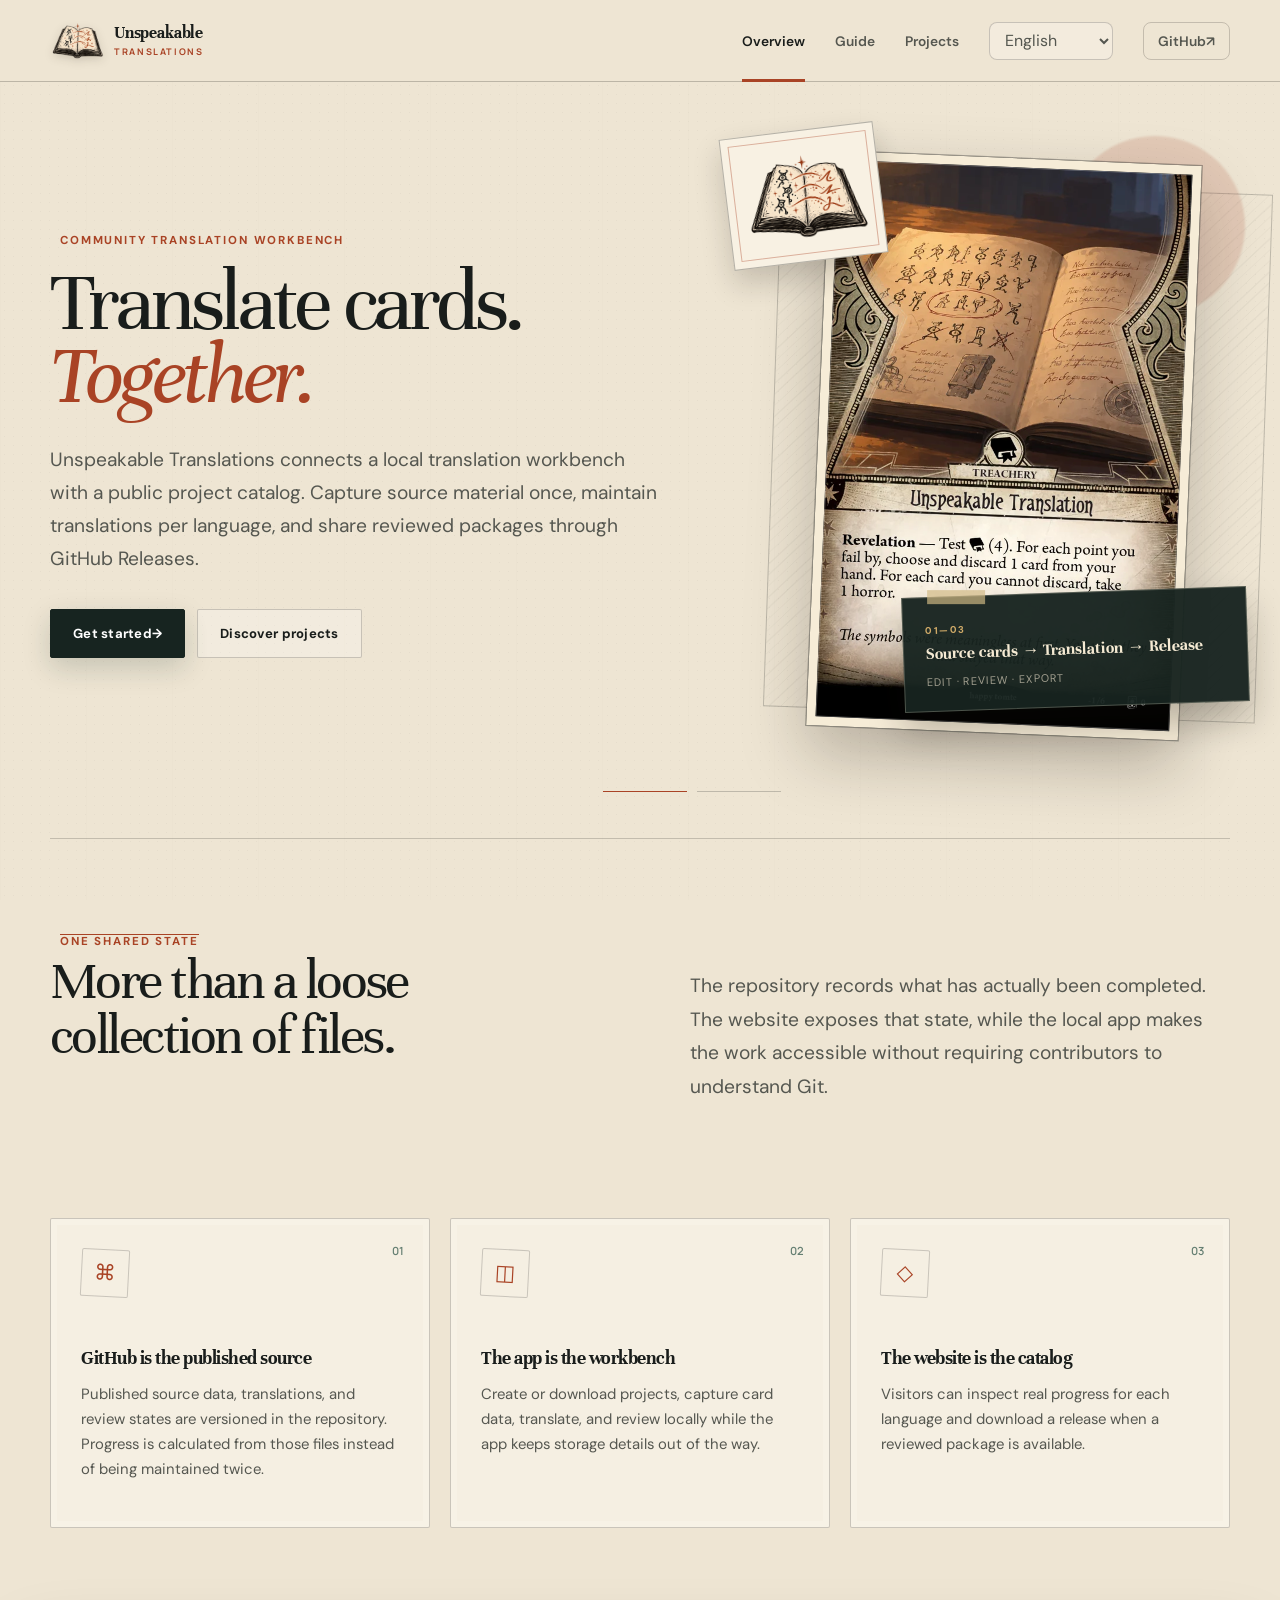
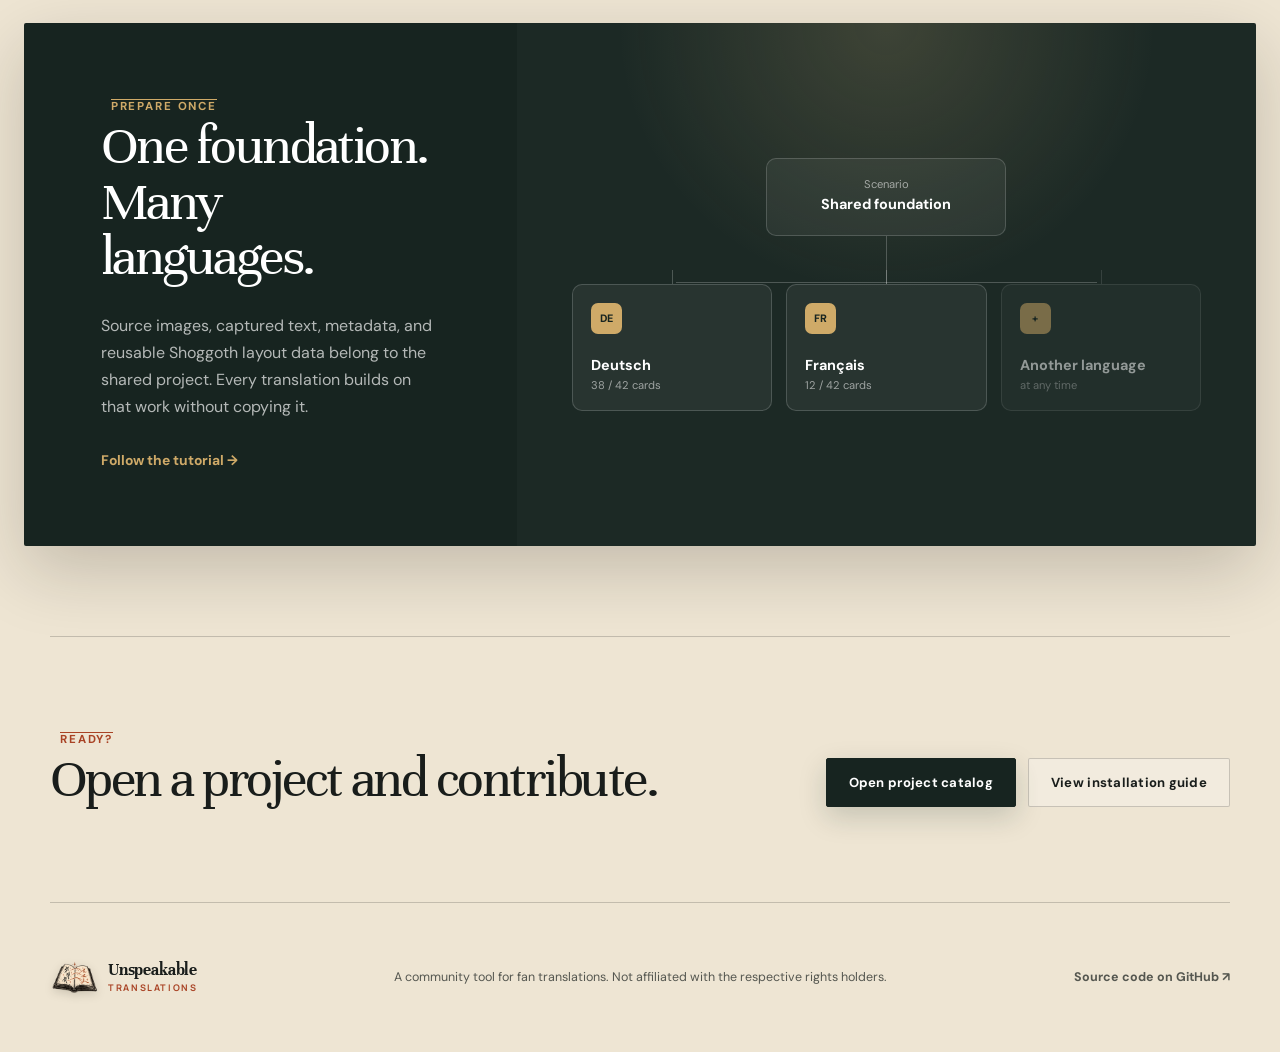
<file: docs/index.html>
<!doctype html>
<html lang="en">
<head>
  <meta charset="utf-8">
  <meta name="viewport" content="width=device-width, initial-scale=1">
  <meta name="description" data-i18n-content="home.meta" content="Unspeakable Translations is a local workbench and public catalog for collaboratively translated fan projects.">
  <title data-i18n-title="home.title">Unspeakable Translations · Translate, review, share</title>
  <link rel="icon" href="favicon.svg" type="image/svg+xml">
  <link rel="stylesheet" href="site.css">
  <script src="site.js" defer></script>
</head>
<body data-page="home">
  <a class="skip-link" href="#content" data-i18n="common.skip">Skip to content</a>
  <header class="site-header">
    <a class="brand" href="index.html" aria-label="Unspeakable Translations home" data-i18n-aria="common.home_label">
      <img class="brand-mark" src="assets/brand/unspeakable-mark.png" alt="" width="54" height="45">
      <!-- <img class="textlogo" src="assets/brand/textlogo.png" alt="" > -->
      <span class="brand-name"><strong>Unspeakable</strong><small>Translations</small></span>
    </a>
    <button class="nav-toggle" type="button" aria-expanded="false" aria-controls="site-nav" data-i18n="common.menu">Menu</button>
    <nav id="site-nav" class="site-nav" aria-label="Main navigation" data-i18n-aria="common.nav_label">
      <a href="index.html" data-nav="home" data-i18n="common.overview">Overview</a>
      <a href="guide.html" data-nav="guide" data-i18n="common.guide">Guide</a>
      <a href="projects.html" data-nav="projects" data-i18n="common.projects">Projects</a>
      <label class="site-language">
        <span class="visually-hidden" data-i18n="common.language">Language</span>
        <select data-language-select aria-label="Language" data-i18n-aria="common.language">
          <option value="en">English</option>
          <option value="de">Deutsch</option>
        </select>
      </label>
      <a class="nav-github" href="https://github.com/" data-repository-link>GitHub <span aria-hidden="true">↗</span></a>
    </nav>
  </header>

  <main id="content">
    <section class="hero shell">
      <div class="hero-copy">
        <p class="eyebrow"><span></span> Community Translation Workbench</p>
        <h1 data-i18n-html="home.hero_title">Translate cards.<br><em>Together.</em></h1>
        <p class="hero-lead" data-i18n="home.hero_lead">Unspeakable Translations connects a local translation workbench with a public project catalog. Capture source material once, maintain translations per language, and share reviewed packages through GitHub Releases.</p>
        <div class="button-row">
          <a class="button button-primary" href="guide.html"><span data-i18n="home.get_started">Get started</span> <span aria-hidden="true">→</span></a>
          <a class="button button-secondary" href="projects.html" data-i18n="home.discover">Discover projects</a>
        </div>
      </div>
      <div class="hero-visual" aria-label="From source cards to a reviewed translation" data-i18n-aria="home.process_label">
        <div class="hero-seal" aria-hidden="true"><img src="assets/brand/unspeakable-mark.png" alt=""></div>
        <figure class="hero-card">
          <img src="assets/brand/unspeakable-card.webp" alt="Unspeakable Translation card showing an annotated book full of mysterious glyphs" width="680" height="947">
        </figure>
        <div class="translation-note">
          <span class="note-index">01—03</span>
          <p><strong data-i18n="home.process_source">Source cards</strong><span aria-hidden="true"> → </span><strong data-i18n="home.process_translation">Translation</strong><span aria-hidden="true"> → </span><strong data-i18n="home.process_release">Release</strong></p>
          <small data-i18n="home.process_translation_detail">Edit · review · export</small>
        </div>
      </div>
    </section>

    <section class="section shell intro-grid" aria-labelledby="why-title">
      <div>
        <p class="eyebrow"><span></span> <span data-i18n="home.shared_state">One shared state</span></p>
        <h2 id="why-title" data-i18n="home.why_title">More than a loose collection of files.</h2>
      </div>
      <div class="prose large-prose">
        <p data-i18n="home.why_text">The repository records what has actually been completed. The website exposes that state, while the local app makes the work accessible without requiring contributors to understand Git.</p>
      </div>
    </section>

    <section class="section shell pillars" aria-label="The three parts of the project" data-i18n-aria="home.pillars_label">
      <article class="pillar">
        <span class="pillar-number">01</span>
        <div class="pillar-icon" aria-hidden="true">⌘</div>
        <h3 data-i18n="home.pillar_repository_title">GitHub is the published source</h3>
        <p data-i18n="home.pillar_repository_text">Published source data, translations, and review states are versioned in the repository. Progress is calculated from those files instead of being maintained twice.</p>
      </article>
      <article class="pillar">
        <span class="pillar-number">02</span>
        <div class="pillar-icon" aria-hidden="true">◫</div>
        <h3 data-i18n="home.pillar_app_title">The app is the workbench</h3>
        <p data-i18n="home.pillar_app_text">Create or download projects, capture card data, translate, and review locally while the app keeps storage details out of the way.</p>
      </article>
      <article class="pillar">
        <span class="pillar-number">03</span>
        <div class="pillar-icon" aria-hidden="true">◇</div>
        <h3 data-i18n="home.pillar_site_title">The website is the catalog</h3>
        <p data-i18n="home.pillar_site_text">Visitors can inspect real progress for each language and download a release when a reviewed package is available.</p>
      </article>
    </section>

    <section class="section shell split-panel">
      <div class="split-panel-copy">
        <p class="eyebrow light"><span></span> <span data-i18n="home.prepare_once">Prepare once</span></p>
        <h2 data-i18n-html="home.one_base_title">One foundation.<br>Many languages.</h2>
        <p data-i18n="home.one_base_text">Source images, captured text, metadata, and reusable Shoggoth layout data belong to the shared project. Every translation builds on that work without copying it.</p>
        <a class="text-link" href="guide.html#original-data"><span data-i18n="home.understand_model">Follow the tutorial</span> <span aria-hidden="true">→</span></a>
      </div>
      <div class="dependency-map" aria-label="Project structure" data-i18n-aria="home.map_label">
        <div class="map-node map-root"><small data-i18n="home.map_scenario">Scenario</small><strong data-i18n="home.map_base">Shared foundation</strong></div>
        <div class="map-line"></div>
        <div class="map-branches">
          <div class="map-node"><span>DE</span><strong>Deutsch</strong><small data-i18n="home.map_example_one">38 / 42 cards</small></div>
          <div class="map-node"><span>FR</span><strong>Français</strong><small data-i18n="home.map_example_two">12 / 42 cards</small></div>
          <div class="map-node muted"><span>+</span><strong data-i18n="home.map_more">Another language</strong><small data-i18n="home.map_anytime">at any time</small></div>
        </div>
      </div>
    </section>

    <section class="section shell cta-panel">
      <div>
        <p class="eyebrow"><span></span> <span data-i18n="home.ready">Ready?</span></p>
        <h2 data-i18n="home.cta_title">Open a project and contribute.</h2>
      </div>
      <div class="button-row">
        <a class="button button-primary" href="projects.html" data-i18n="home.open_catalog">Open project catalog</a>
        <a class="button button-secondary" href="guide.html" data-i18n="home.view_installation">View installation guide</a>
      </div>
    </section>
  </main>

  <footer class="site-footer shell">
    <div class="brand footer-brand"><img class="brand-mark" src="assets/brand/unspeakable-mark.png" alt="" width="54" height="45"><span class="brand-name"><strong>Unspeakable</strong><small>Translations</small></span></div>
    <p data-i18n="common.disclaimer">A community tool for fan translations. Not affiliated with the respective rights holders.</p>
    <a href="https://github.com/" data-repository-link><span data-i18n="common.source">Source code on GitHub</span> <span aria-hidden="true">↗</span></a>
  </footer>
</body>
</html>
</file>
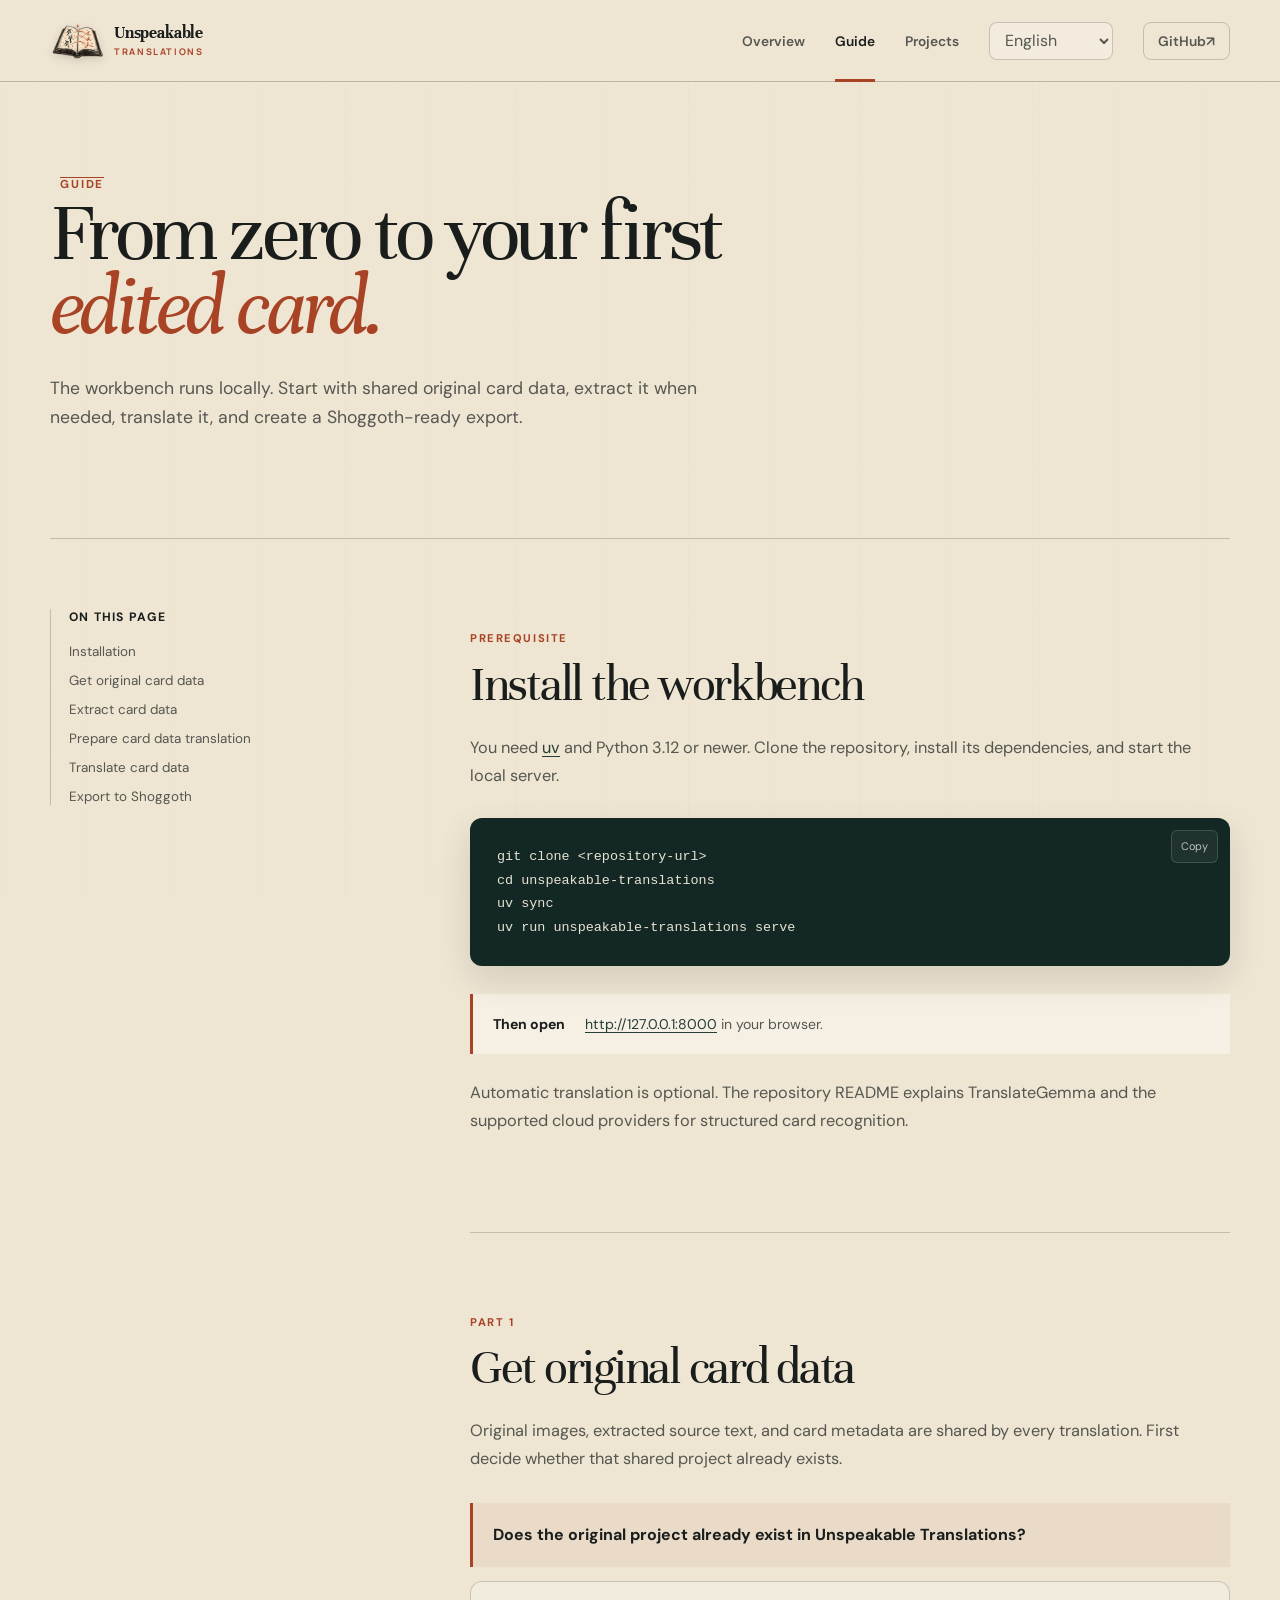
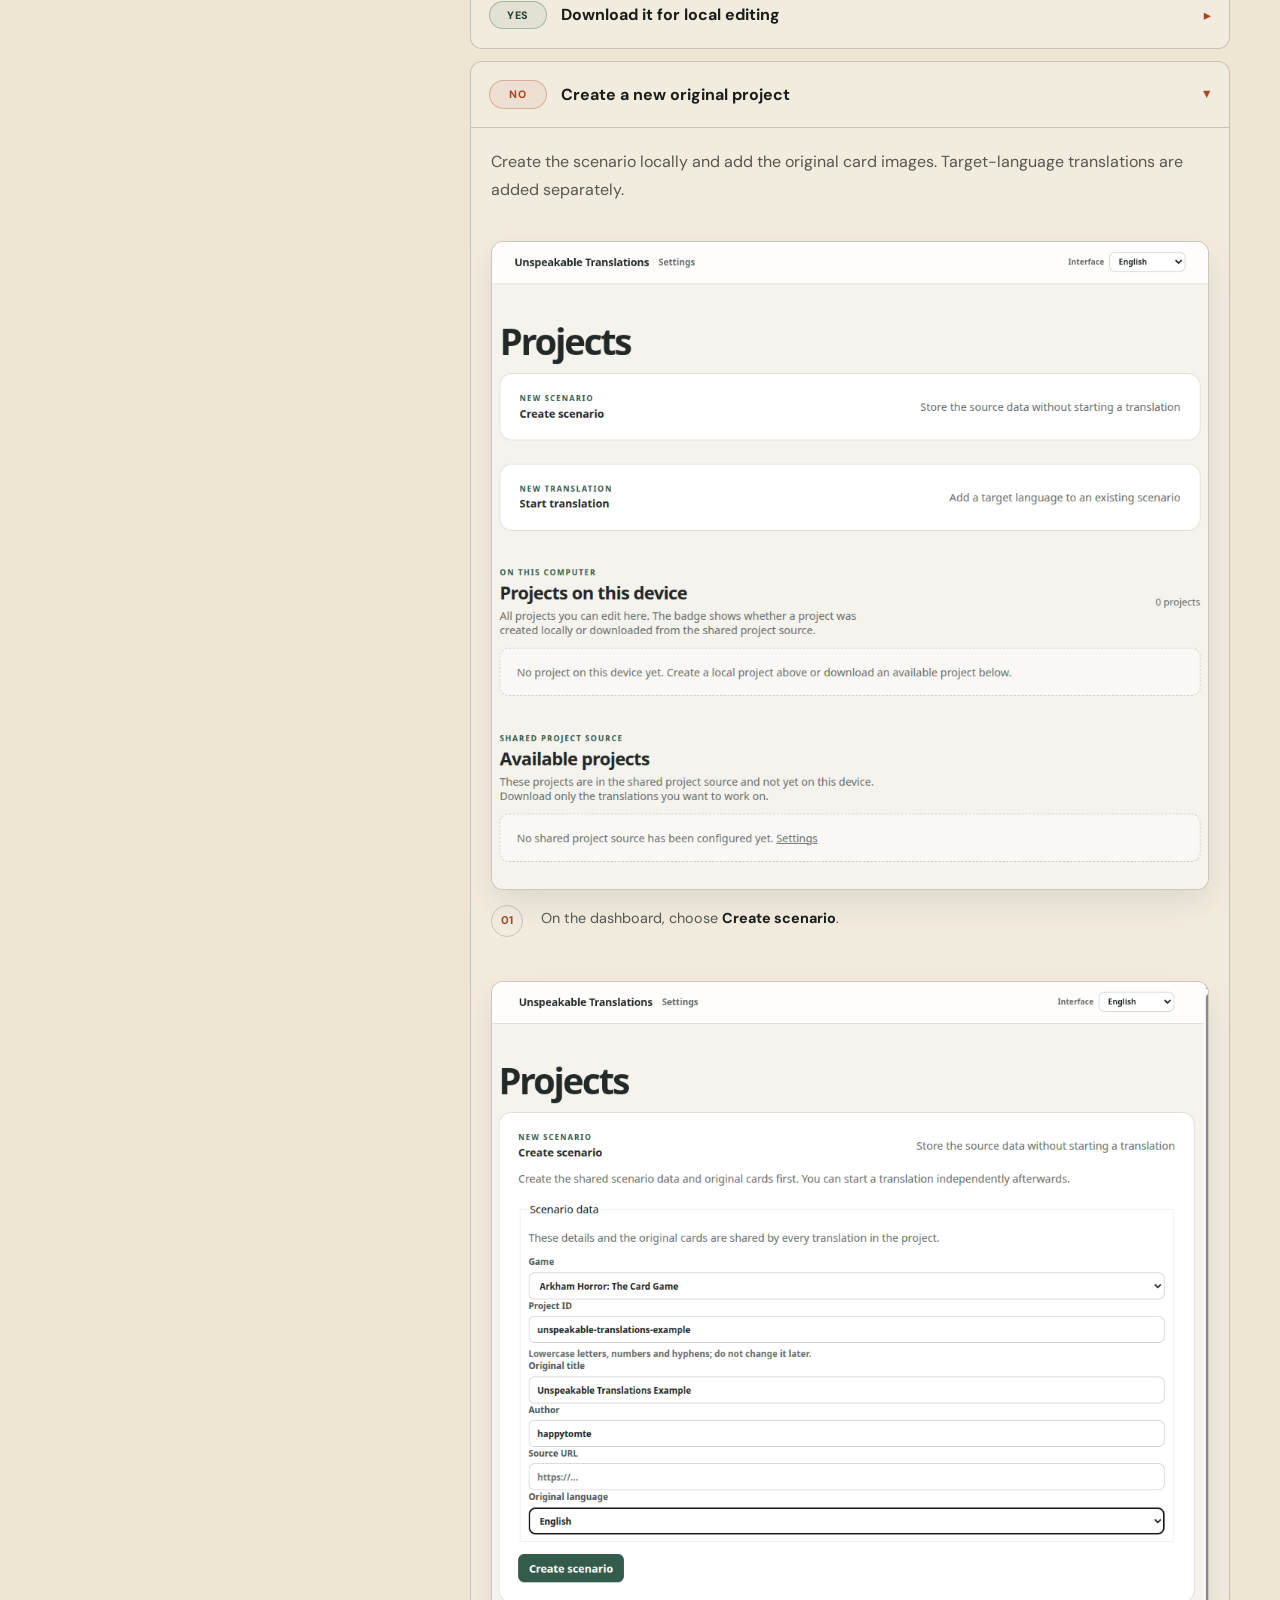
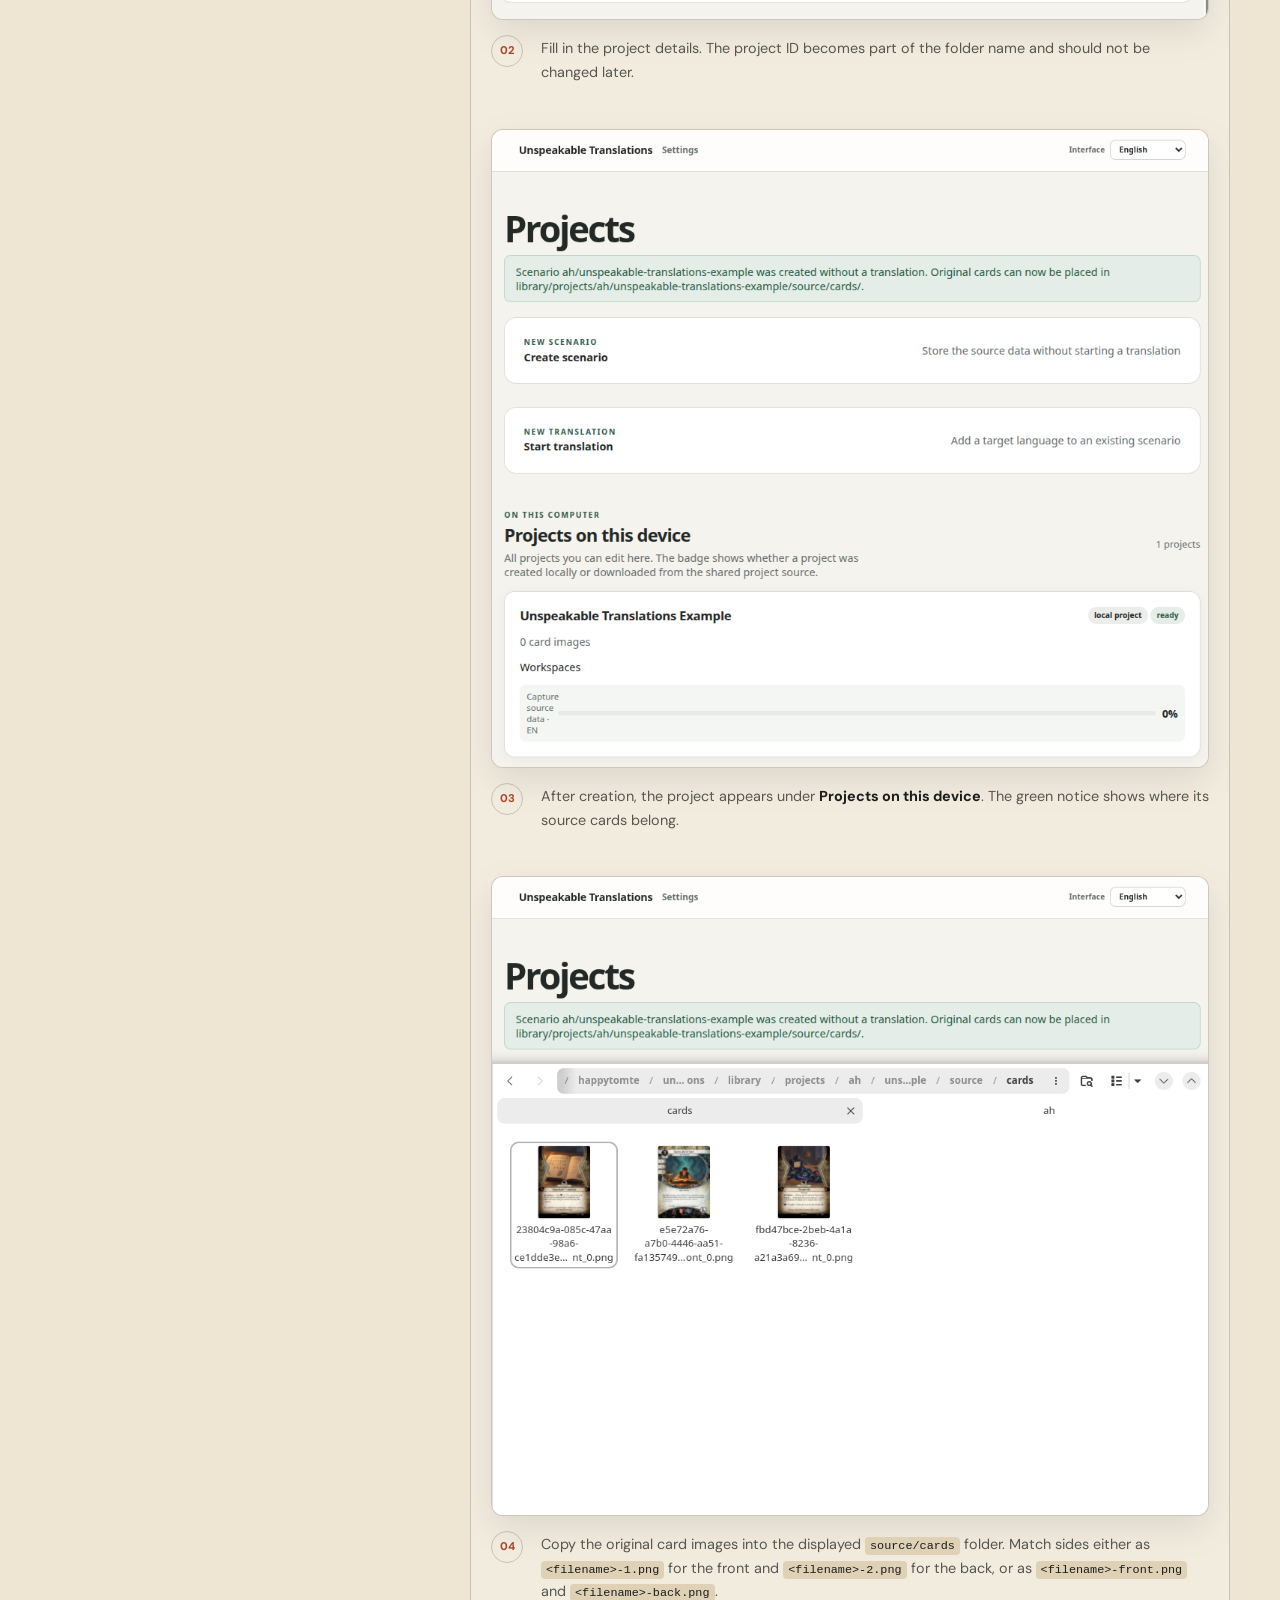
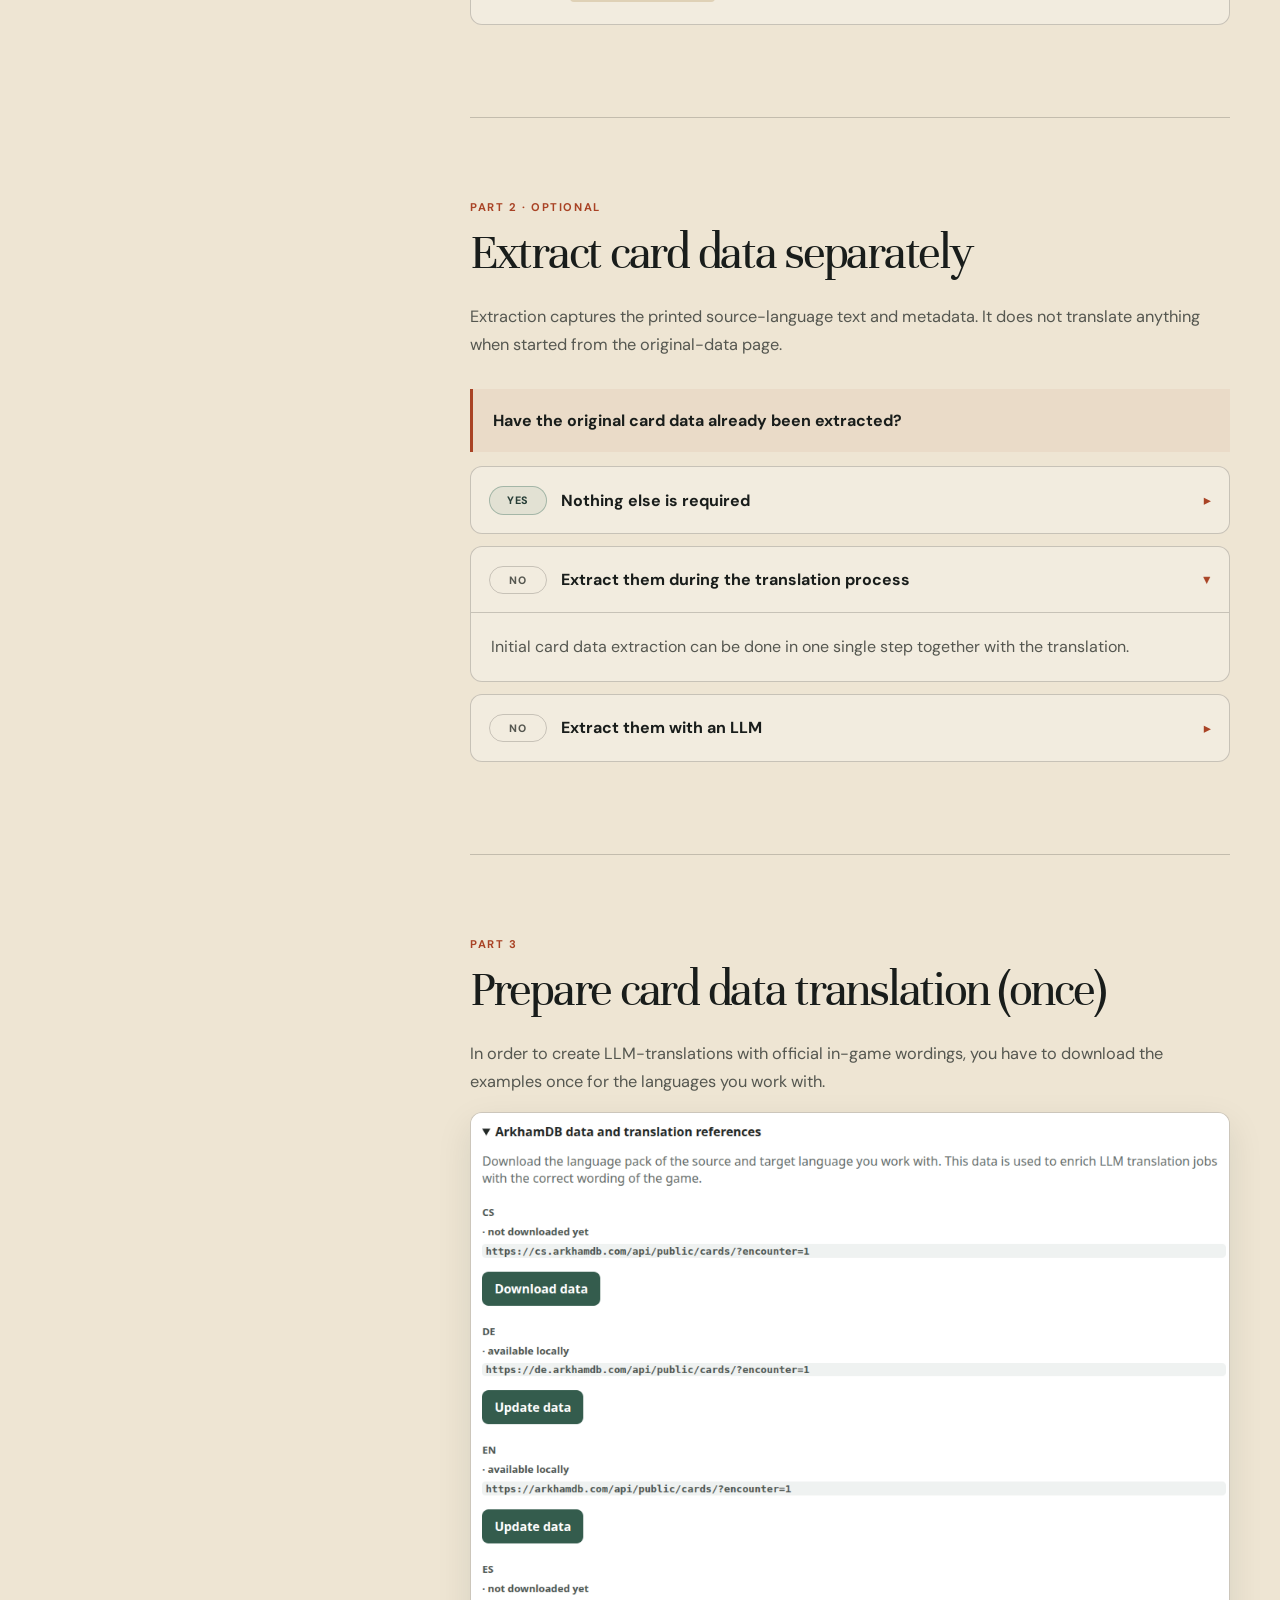
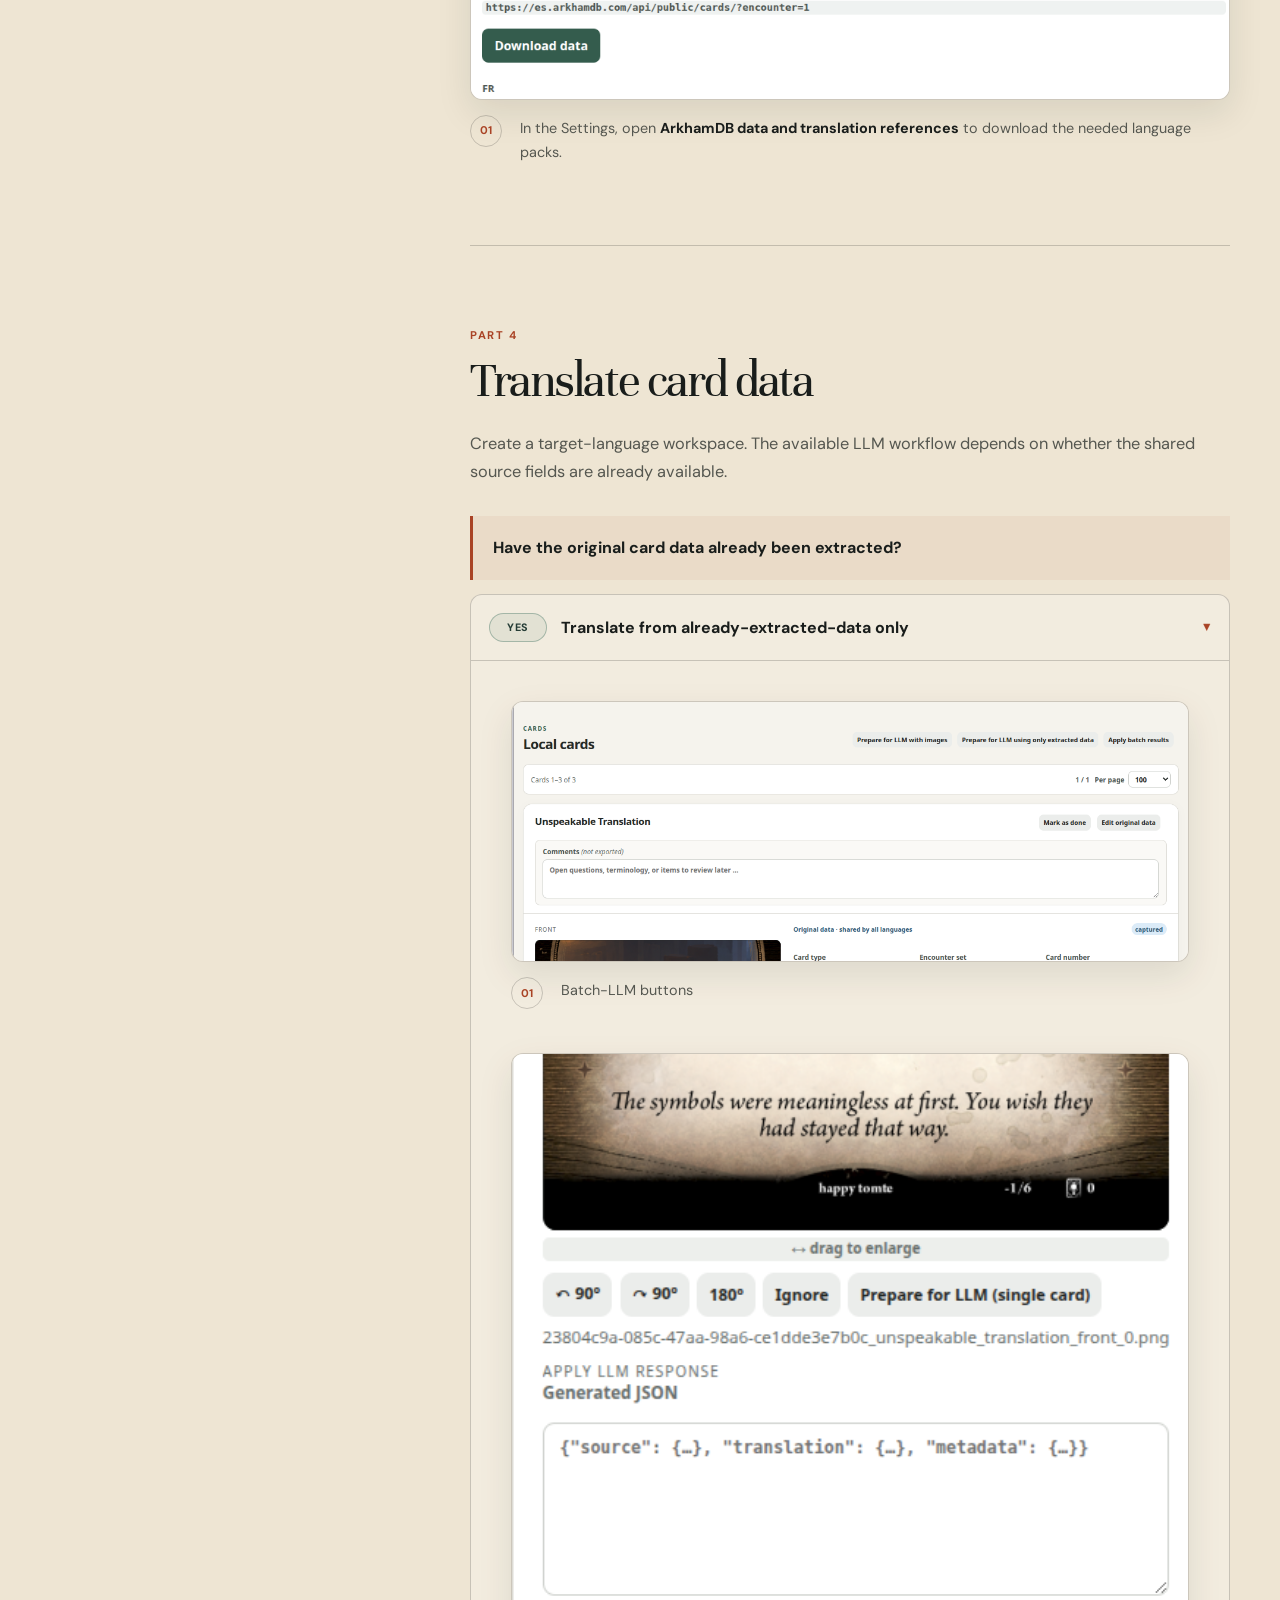
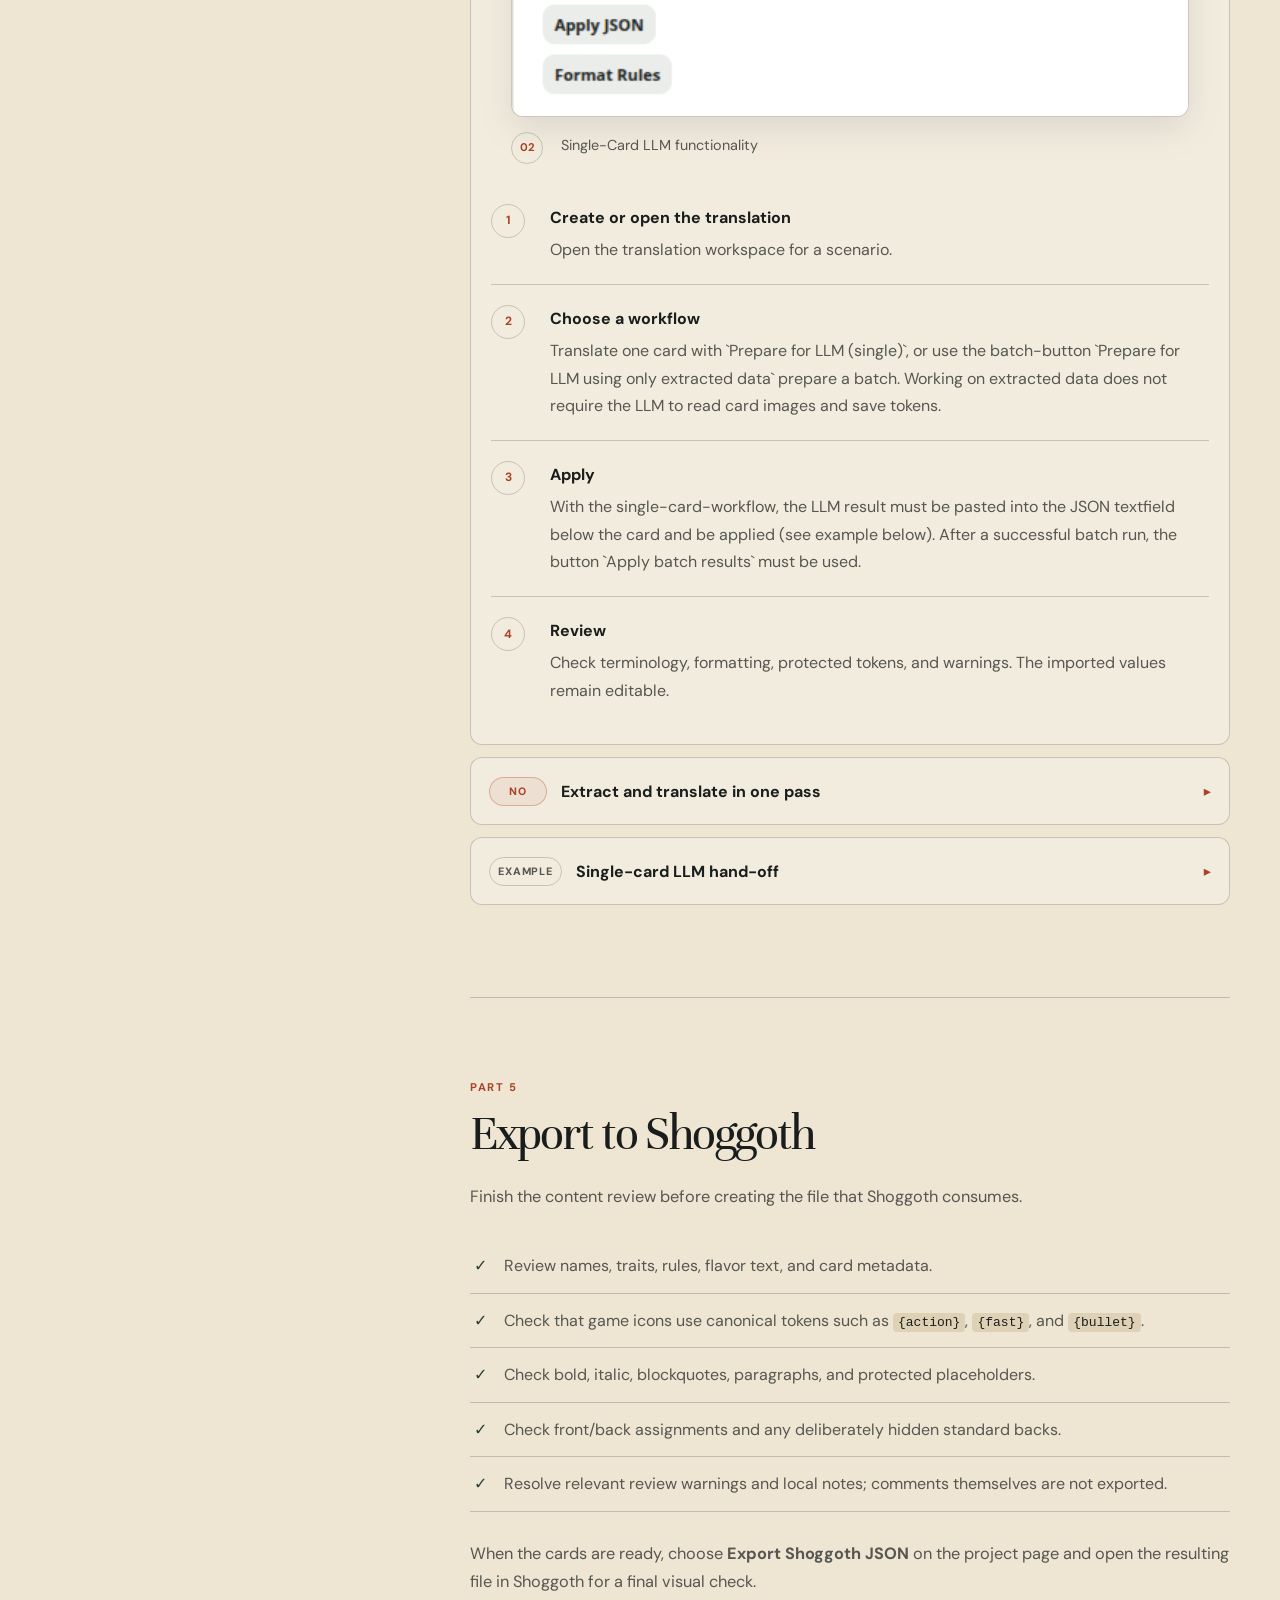
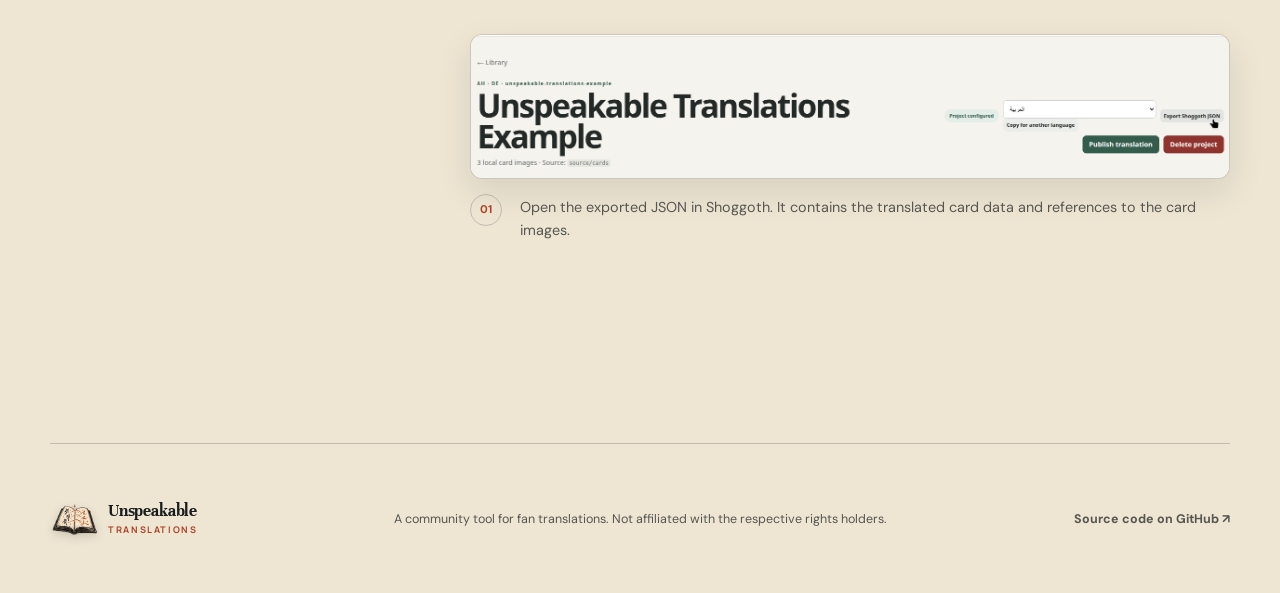
<file: docs/guide.html>
<!doctype html>
<html lang="en">
<head>
  <meta charset="utf-8">
  <meta name="viewport" content="width=device-width, initial-scale=1">
  <meta name="description" data-i18n-content="guide.meta" content="Install Unspeakable Translations and use it for a translation project.">
  <title data-i18n-title="guide.title">Guide · Unspeakable Translations</title>
  <link rel="icon" href="favicon.svg" type="image/svg+xml">
  <link rel="stylesheet" href="site.css">
  <script src="site.js" defer></script>
</head>
<body data-page="guide">
  <a class="skip-link" href="#content" data-i18n="common.skip">Skip to content</a>
  <header class="site-header">
    <a class="brand" href="index.html" aria-label="Unspeakable Translations home" data-i18n-aria="common.home_label"><img class="brand-mark" src="assets/brand/unspeakable-mark.png" alt="" width="54" height="45"><span class="brand-name"><strong>Unspeakable</strong><small>Translations</small></span></a>
    <button class="nav-toggle" type="button" aria-expanded="false" aria-controls="site-nav" data-i18n="common.menu">Menu</button>
    <nav id="site-nav" class="site-nav" aria-label="Main navigation" data-i18n-aria="common.nav_label">
      <a href="index.html" data-nav="home" data-i18n="common.overview">Overview</a>
      <a href="guide.html" data-nav="guide" data-i18n="common.guide">Guide</a>
      <a href="projects.html" data-nav="projects" data-i18n="common.projects">Projects</a>
      <label class="site-language">
        <span class="visually-hidden" data-i18n="common.language">Language</span>
        <select data-language-select aria-label="Language" data-i18n-aria="common.language">
          <option value="en">English</option>
          <option value="de">Deutsch</option>
        </select>
      </label>
      <a class="nav-github" href="https://github.com/" data-repository-link>GitHub <span aria-hidden="true">↗</span></a>
    </nav>
  </header>

  <main id="content">
    <header class="page-hero shell">
      <p class="eyebrow"><span></span> <span data-i18n="guide.eyebrow">Guide</span></p>
      <h1 data-i18n-html="guide.hero_title">From zero to your first<br><em>edited card.</em></h1>
      <p data-i18n="guide.hero_text">The workbench runs locally. Start with shared original card data, extract it when needed, translate it, and create a Shoggoth-ready export.</p>
    </header>

    <div class="guide-layout shell">
      <aside class="guide-toc" aria-label="On this page" data-i18n-aria="guide.toc_label">
        <strong data-i18n="guide.toc_label">On this page</strong>
        <a href="#installation" data-i18n="guide.toc_installation">Installation</a>
        <a href="#original-data" data-i18n="guide.toc_original">Get original card data</a>
        <a href="#extract-data" data-i18n="guide.toc_extract">Extract card data</a>
        <a href="#prepare-data" data-i18n="guide.toc_extract">Prepare card data translation</a>
        <a href="#translate-data" data-i18n="guide.toc_translate">Translate card data</a>
        <a href="#export-shoggoth" data-i18n="guide.toc_export">Export to Shoggoth</a>
      </aside>

      <div class="guide-content prose">
        <section id="installation" class="guide-section">
          <p class="step-label" data-i18n="guide.prerequisite">Prerequisite</p>
          <h2 data-i18n="guide.install_title">Install the workbench</h2>
          <p data-i18n-html="guide.install_text">You need <a href="https://docs.astral.sh/uv/" rel="noreferrer">uv</a> and Python 3.12 or newer. Clone the repository, install its dependencies, and start the local server.</p>
          <div class="code-block"><button type="button" class="copy-button" data-i18n="common.copy">Copy</button><pre><code data-clone-command>git clone &lt;repository-url&gt;
cd unspeakable-translations
uv sync
uv run unspeakable-translations serve</code></pre></div>
          <div class="callout"><strong data-i18n="guide.open_after">Then open</strong><span><a href="http://127.0.0.1:8000">http://127.0.0.1:8000</a> <span data-i18n="guide.in_browser">in your browser.</span></span></div>
          <p data-i18n="guide.translation_optional">Automatic translation is optional. The repository README explains TranslateGemma and the supported cloud providers for structured card recognition.</p>
        </section>

        <section id="original-data" class="guide-section">
          <p class="step-label" data-i18n="guide.part1">Part 1</p>
          <h2 data-i18n="guide.original_title">Get original card data</h2>
          <p data-i18n="guide.original_intro">Original images, extracted source text, and card metadata are shared by every translation. First decide whether that shared project already exists.</p>
          <div class="decision-prompt"><strong data-i18n="guide.original_question">Does the original project already exist in Unspeakable Translations?</strong></div>

          <details class="guide-path">
            <summary><span class="path-answer path-yes" data-i18n="guide.answer_yes">Yes</span><strong data-i18n="guide.existing_title">Download it for local editing</strong></summary>
            <div class="guide-path-body">
              <ol class="instruction-list compact">
                <li><span>1</span><div><strong data-i18n="guide.existing_step1_title">Open the shared projects</strong><p data-i18n="guide.existing_step1_text">On the dashboard, find the scenario in the list of available projects.</p></div></li>
                <li><span>2</span><div><strong data-i18n="guide.existing_step2_title">Choose languages</strong><p data-i18n="guide.existing_step2_text">Select the translations you want locally. The shared original data is downloaded with the project.</p></div></li>
                <li><span>3</span><div><strong data-i18n="guide.existing_step3_title">Download the project</strong><p data-i18n="guide.existing_step3_text">Choose Download project. Afterwards it appears under Projects on this device and can be opened for editing.</p></div></li>
                <li><span>4</span><div><strong data-i18n="guide.existing_step4_title">Check for updates later</strong><p data-i18n="guide.existing_step4_text">The dashboard indicates remote changes. Review conflicts before replacing locally edited data.</p></div></li>
              </ol>
            </div>
          </details>

          <details class="guide-path" open>
            <summary><span class="path-answer path-no" data-i18n="guide.answer_no">No</span><strong data-i18n="guide.new_title">Create a new original project</strong></summary>
            <div class="guide-path-body">
              <p data-i18n="guide.new_intro">Create the scenario locally and add the original card images. Target-language translations are added separately.</p>
              <div class="tutorial-sequence">
                <figure class="tutorial-shot"><a href="assets/tutorial/00-empty.png"><img src="assets/tutorial/00-empty.png" alt="Empty project dashboard" data-i18n-alt="guide.image_00_alt" loading="lazy"></a><figcaption><span>01</span><p data-i18n-html="guide.image_00_caption">On the dashboard, choose <strong>Create scenario</strong>.</p></figcaption></figure>
                <figure class="tutorial-shot"><a href="assets/tutorial/02-new-filled.png"><img src="assets/tutorial/02-new-filled.png" alt="Completed new scenario form" data-i18n-alt="guide.image_02_alt" loading="lazy"></a><figcaption><span>02</span><p data-i18n="guide.image_02_caption">Fill in the project details. The project ID becomes part of the folder name and should not be changed later.</p></figcaption></figure>
                <figure class="tutorial-shot"><a href="assets/tutorial/03-created.png"><img src="assets/tutorial/03-created.png" alt="Dashboard after creating the project" data-i18n-alt="guide.image_03_alt" loading="lazy"></a><figcaption><span>03</span><p data-i18n-html="guide.image_03_caption">After creation, the project appears under <strong>Projects on this device</strong>. The green notice shows where its source cards belong.</p></figcaption></figure>
                <figure class="tutorial-shot"><a href="assets/tutorial/04-created-copy-cards.png"><img src="assets/tutorial/04-created-copy-cards.png" alt="Card images copied into the project folder" data-i18n-alt="guide.image_04_alt" loading="lazy"></a><figcaption><span>04</span><p data-i18n-html="guide.image_04_caption">Copy the original card images into the displayed <code>source/cards</code> folder. Match sides either as <code>&lt;filename&gt;-1.png</code> for the front and <code>&lt;filename&gt;-2.png</code> for the back, or as <code>&lt;filename&gt;-front.png</code> and <code>&lt;filename&gt;-back.png</code>.</p></figcaption></figure>
              </div>
            </div>
          </details>
        </section>

        <section id="extract-data" class="guide-section">
          <p class="step-label" data-i18n="guide.part2">Part 2 · optional</p>
          <h2 data-i18n="guide.extract_title">Extract card data separately</h2>
          <p data-i18n="guide.extract_intro">Extraction captures the printed source-language text and metadata. It does not translate anything when started from the original-data page.</p>
          <div class="decision-prompt"><strong data-i18n="guide.extract_question">Have the original card data already been extracted?</strong></div>

          <details class="guide-path">
            <summary><span class="path-answer path-yes" data-i18n="guide.answer_yes">Yes</span><strong data-i18n="guide.extract_done_title">Nothing else is required</strong></summary>
            <div class="guide-path-body"><p data-i18n="guide.extract_done_text">Review the source fields against the card images. If they are correct, continue with the translation.</p></div>
          </details>

          <details class="guide-path" open>
            <summary><span class="path-answer path-no-dont-extract" data-i18n="guide.answer_yes">No</span><strong data-i18n="guide.extract_done_title">Extract them during the translation process</strong></summary>
            <div class="guide-path-body"><p data-i18n="guide.extract_done_text">Initial card data extraction can be done in one single step together with the translation.</p></div>
          </details>

          <details class="guide-path">
            <summary><span class="path-answer path-no-do-extract" data-i18n="guide.answer_no">No</span><strong data-i18n="guide.extract_missing_title">Extract them with an LLM</strong></summary>
            <div class="guide-path-body">
              <ol class="instruction-list compact">
                <li><span>1</span><div><strong data-i18n="guide.extract_step1_title">Open the original-data project</strong><p data-i18n="guide.extract_step1_text">Use this view when you want extraction only, without creating a translation.</p></div></li>
                <li><span>2</span><div><strong data-i18n="guide.extract_step2_title">Choose single-card or batch extraction</strong><p data-i18n-html="guide.extract_step2_text">Use <strong>Prepare for LLM (single)</strong> on one card, or <strong>Prepare for LLM (batch)</strong> for many cards.</p></div></li>
                <li><span>3</span><div><strong data-i18n="guide.extract_step3_title">Apply and review the result</strong><p data-i18n="guide.extract_step3_text">Compare names, traits, rules, flavor, and metadata with the image before marking the card complete.</p></div></li>
              </ol>
              <div class="callout"><strong data-i18n="guide.alternative">Alternative</strong><span data-i18n="guide.extract_translation_note">You can also extract missing original data while translating. The workbench then keeps the extracted source values as a proposal for explicit review.</span></div>
            </div>
          </details>
        </section>


        <section id="prepare-data" class="guide-section">
          <p class="step-label" data-i18n="guide.part3">Part 3</p>
          <h2 data-i18n="guide.translate_title">Prepare card data translation (once)</h2>
          <p data-i18n="guide.translate_intro">In order to create LLM-translations with official in-game wordings, you have to download the examples once for the languages you work with.</p>
          <figure class="tutorial-shot"><a href="assets/tutorial/translation-examples.png"><img src="assets/tutorial/translation-examples.png" alt="Download card example data" data-i18n-alt="guide.translation-examples_alt" loading="lazy"></a><figcaption><span>01</span><p data-i18n-html="guide.translation-examples_caption">In the Settings, open <strong>ArkhamDB data and translation references</strong> to download the needed language packs.</p></figcaption></figure>
        </section>

        <section id="translate-data" class="guide-section">
          <p class="step-label" data-i18n="guide.part3">Part 4</p>
          <h2 data-i18n="guide.translate_title">Translate card data</h2>
          <p data-i18n="guide.translate_intro">Create a target-language workspace. The available LLM workflow depends on whether the shared source fields are already available.</p>
          <div class="decision-prompt"><strong data-i18n="guide.translate_question">Have the original card data already been extracted?</strong></div>

          <details class="guide-path" open>
            <summary><span class="path-answer path-yes" data-i18n="guide.answer_yes">Yes</span><strong data-i18n="guide.translate_ready_title">Translate from already-extracted-data only</strong></summary>
            <div class="guide-path-body">
              <ol class="instruction-list compact">
                <div class="guide-path-body tutorial-sequence">
                <figure class="tutorial-shot"><a href="assets/tutorial/batch-llm.png"><img src="assets/tutorial/batch-llm.png" alt="Batch LLM buttons" data-i18n-alt="guide.batch-llm_alt" loading="lazy"></a><figcaption><span>01</span><p data-i18n="guide.batch-llm_caption">Batch-LLM buttons</p></figcaption></figure>
                <figure class="tutorial-shot"><a href="assets/tutorial/single-llm.png"><img src="assets/tutorial/single-llm.png" alt="Single Card LLM functionality" data-i18n-alt="guide.single-llm_alt" loading="lazy"></a><figcaption><span>02</span><p data-i18n-html="guide.single-llm_caption">Single-Card LLM functionality</p></figcaption></figure>
              </div>
                <li><span>1</span><div><strong data-i18n="guide.translation_step1_title">Create or open the translation</strong><p data-i18n="guide.translation_step1_text">Open the translation workspace for a scenario.</p></div></li>
                <li><span>2</span><div><strong data-i18n="guide.translation_step2_title">Choose a workflow</strong><p data-i18n="guide.translation_step2_text">Translate one card with `Prepare for LLM (single)`, or use the batch-button `Prepare for LLM using only extracted data` prepare a batch. Working on extracted data does not require the LLM to read card images and save tokens.</p></div></li>
                <li><span>3</span><div><strong data-i18n="guide.translation_step3_title">Apply</strong><p data-i18n="guide.translation_step3_text">With the single-card-workflow, the LLM result must be pasted into the JSON textfield below the card and be applied (see example below). After a successful batch run, the button `Apply batch results` must be used.</p></div></li>
                <li><span>4</span><div><strong data-i18n="guide.translation_step4_title">Review</strong><p data-i18n="guide.translation_step3_text">Check terminology, formatting, protected tokens, and warnings. The imported values remain editable.</p></div></li>
              </ol>
            </div>
          </details>

          <details class="guide-path">
            <summary><span class="path-answer path-no" data-i18n="guide.answer_no">No</span><strong data-i18n="guide.translate_missing_title">Extract and translate in one pass</strong></summary>
            <div class="guide-path-body">
              <ol class="instruction-list compact">
                <li><span>1</span><div><strong data-i18n="guide.allinone_step1_title">Start from the translation workspace</strong><p data-i18n="guide.allinone_step1_text">Prepare a single card or a batch. Jobs with missing source fields include the card image and request extraction plus translation.</p></div></li>
                <li><span>2</span><div><strong data-i18n="guide.allinone_step2_title">Apply the translated fields</strong><p data-i18n="guide.allinone_step2_text">Translation values are written to this language workspace. Newly detected original values remain separate proposals.</p></div></li>
                <li><span>3</span><div><strong data-i18n="guide.allinone_step3_title">Review the original-data proposal</strong><p data-i18n-html="guide.allinone_step3_text">Use <strong>Show diff</strong> to compare the card image, existing shared values, and the proposal. Only choose <strong>Overwrite original data</strong> after verification.</p></div></li>
              </ol>
            </div>
          </details>

          <details class="guide-path guide-screenshots">
            <summary><span class="path-answer" data-i18n="guide.example">Example</span><strong data-i18n="guide.single_card_title">Single-card LLM hand-off</strong></summary>
            <div class="guide-path-body tutorial-sequence">
              <figure class="tutorial-shot"><a href="assets/tutorial/08-one-card.png"><img src="assets/tutorial/08-one-card.png" alt="A card in the translation workbench" data-i18n-alt="guide.image_08_alt" loading="lazy"></a><figcaption><span>01</span><p data-i18n="guide.image_08_caption">Open a card and first check the captured source text and metadata against the image.</p></figcaption></figure>
              <figure class="tutorial-shot"><a href="assets/tutorial/09-prepare-llm.png"><img src="assets/tutorial/09-prepare-llm.png" alt="Prepared translation prompt" data-i18n-alt="guide.image_09_alt" loading="lazy"></a><figcaption><span>02</span><p data-i18n-html="guide.image_09_caption">Choose <strong>Prepare for LLM chat</strong>. The workbench builds a prompt containing the card data, formatting rules, target language, and expected JSON structure.</p></figcaption></figure>
              <figure class="tutorial-shot"><a href="assets/tutorial/10-gemini.png"><img src="assets/tutorial/10-gemini.png" alt="Prepared prompt pasted into Gemini" data-i18n-alt="guide.image_10_alt" loading="lazy"></a><figcaption><span>03</span><p data-i18n="guide.image_10_caption">Paste the copied prompt into your LLM chat. Include the image only when the job requests image extraction.</p></figcaption></figure>
              <figure class="tutorial-shot"><a href="assets/tutorial/11-gemini-response.png"><img src="assets/tutorial/11-gemini-response.png" alt="JSON response from Gemini" data-i18n-alt="guide.image_11_alt" loading="lazy"></a><figcaption><span>04</span><p data-i18n="guide.image_11_caption">Copy the complete JSON response from the model without changing its field names.</p></figcaption></figure>
              <figure class="tutorial-shot"><a href="assets/tutorial/12-paste-response.png"><img src="assets/tutorial/12-paste-response.png" alt="Dialog for pasting the LLM response" data-i18n-alt="guide.image_12_alt" loading="lazy"></a><figcaption><span>05</span><p data-i18n="guide.image_12_caption">Back in the workbench, paste the response into the import dialog.</p></figcaption></figure>
              <figure class="tutorial-shot"><a href="assets/tutorial/13-apply-json.png"><img src="assets/tutorial/13-apply-json.png" alt="Translated JSON ready to apply" data-i18n-alt="guide.image_13_alt" loading="lazy"></a><figcaption><span>06</span><p data-i18n="guide.image_13_caption">Apply the JSON. The translated values remain editable and should still be reviewed.</p></figcaption></figure>
            </div>
          </details>
        </section>

        <section id="export-shoggoth" class="guide-section">
          <p class="step-label" data-i18n="guide.part5">Part 5</p>
          <h2 data-i18n="guide.export_title">Export to Shoggoth</h2>
          <p data-i18n="guide.export_intro">Finish the content review before creating the file that Shoggoth consumes.</p>
          <ul class="export-checklist">
            <li data-i18n="guide.export_check_text">Review names, traits, rules, flavor text, and card metadata.</li>
            <li data-i18n-html="guide.export_check_icons">Check that game icons use canonical tokens such as <code>{action}</code>, <code>{fast}</code>, and <code>{bullet}</code>.</li>
            <li data-i18n="guide.export_check_formatting">Check bold, italic, blockquotes, paragraphs, and protected placeholders.</li>
            <li data-i18n="guide.export_check_sides">Check front/back assignments and any deliberately hidden standard backs.</li>
            <li data-i18n="guide.export_check_notes">Resolve relevant review warnings and local notes; comments themselves are not exported.</li>
          </ul>
          <p data-i18n-html="guide.export_text">When the cards are ready, choose <strong>Export Shoggoth JSON</strong> on the project page and open the resulting file in Shoggoth for a final visual check.</p>
          <div class="tutorial-sequence">
            <figure class="tutorial-shot"><a href="assets/tutorial/16-export-shoggoth.png"><img src="assets/tutorial/16-export-shoggoth.png" alt="Button for exporting the Shoggoth JSON" data-i18n-alt="guide.image_16_alt" loading="lazy"></a><figcaption><span>01</span><p data-i18n="guide.image_16_caption">Open the exported JSON in Shoggoth. It contains the translated card data and references to the card images.</p></figcaption></figure>
          </div>
        </section>
      </div>
    </div>
  </main>

  <footer class="site-footer shell">
    <div class="brand footer-brand"><img class="brand-mark" src="assets/brand/unspeakable-mark.png" alt="" width="54" height="45"><span class="brand-name"><strong>Unspeakable</strong><small>Translations</small></span></div>
    <p data-i18n="common.disclaimer">A community tool for fan translations. Not affiliated with the respective rights holders.</p>
    <a href="https://github.com/" data-repository-link><span data-i18n="common.source">Source code on GitHub</span> <span aria-hidden="true">↗</span></a>
  </footer>
</body>
</html>
</file>
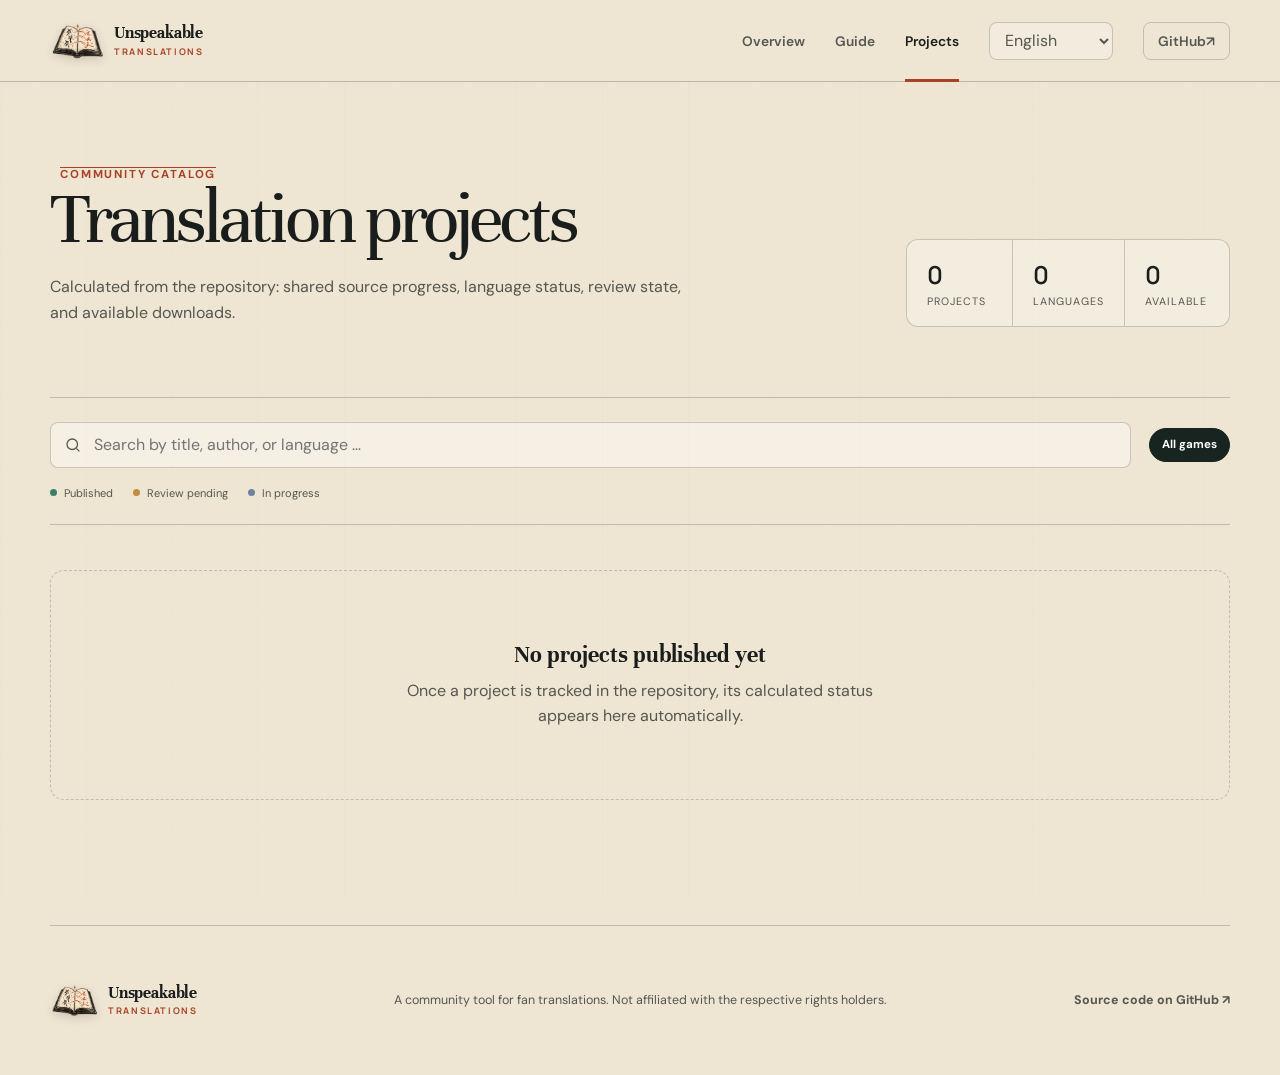
<file: docs/projects.html>
<!doctype html>
<html lang="en">
<head>
  <meta charset="utf-8">
  <meta name="viewport" content="width=device-width, initial-scale=1">
  <meta name="description" data-i18n-content="projects.meta" content="Progress and downloads for projects published with Unspeakable Translations.">
  <title data-i18n-title="projects.title">Projects · Unspeakable Translations</title>
  <link rel="icon" href="favicon.svg" type="image/svg+xml">
  <link rel="stylesheet" href="site.css">
  <script src="site.js" defer></script>
</head>
<body data-page="projects">
  <a class="skip-link" href="#content" data-i18n="common.skip">Skip to content</a>
  <header class="site-header">
    <a class="brand" href="index.html" aria-label="Unspeakable Translations home" data-i18n-aria="common.home_label"><img class="brand-mark" src="assets/brand/unspeakable-mark.png" alt="" width="54" height="45"><span class="brand-name"><strong>Unspeakable</strong><small>Translations</small></span></a>
    <button class="nav-toggle" type="button" aria-expanded="false" aria-controls="site-nav" data-i18n="common.menu">Menu</button>
    <nav id="site-nav" class="site-nav" aria-label="Main navigation" data-i18n-aria="common.nav_label">
      <a href="index.html" data-nav="home" data-i18n="common.overview">Overview</a>
      <a href="guide.html" data-nav="guide" data-i18n="common.guide">Guide</a>
      <a href="projects.html" data-nav="projects" data-i18n="common.projects">Projects</a>
      <label class="site-language">
        <span class="visually-hidden" data-i18n="common.language">Language</span>
        <select data-language-select aria-label="Language" data-i18n-aria="common.language">
          <option value="en">English</option>
          <option value="de">Deutsch</option>
        </select>
      </label>
      <a class="nav-github" href="https://github.com/" data-repository-link>GitHub <span aria-hidden="true">↗</span></a>
    </nav>
  </header>

  <main id="content">
    <header class="catalog-hero shell">
      <div>
        <p class="eyebrow"><span></span> <span data-i18n="projects.eyebrow">Community catalog</span></p>
        <h1 data-i18n="projects.heading">Translation projects</h1>
        <p data-i18n="projects.lead">Calculated from the repository: shared source progress, language status, review state, and available downloads.</p>
      </div>
      <dl class="catalog-stats" aria-label="Catalog statistics" data-i18n-aria="projects.stats_label">
        <div><dt data-i18n="projects.stat_projects">Projects</dt><dd id="stat-projects">—</dd></div>
        <div><dt data-i18n="projects.stat_languages">Languages</dt><dd id="stat-languages">—</dd></div>
        <div><dt data-i18n="projects.stat_available">Available</dt><dd id="stat-releases">—</dd></div>
      </dl>
    </header>

    <section class="catalog-tools shell" aria-label="Filter projects" data-i18n-aria="projects.filter_label">
      <label class="search-field">
        <span class="visually-hidden" data-i18n="projects.search_label">Search projects</span>
        <svg aria-hidden="true" viewBox="0 0 24 24"><circle cx="11" cy="11" r="7"></circle><path d="m16.5 16.5 4 4"></path></svg>
        <input id="project-search" type="search" placeholder="Search by title, author, or language …" data-i18n-placeholder="projects.search_placeholder" autocomplete="off">
      </label>
      <div id="game-filters" class="filter-row" aria-label="Filter by game" data-i18n-aria="projects.game_filter"></div>
      <div class="legend" aria-label="Status legend" data-i18n-aria="projects.legend_label">
        <span><i class="status-dot released"></i> <span data-i18n="projects.legend_published">Published</span></span>
        <span><i class="status-dot review"></i> <span data-i18n="projects.legend_review">Review pending</span></span>
        <span><i class="status-dot progress"></i> <span data-i18n="projects.legend_progress">In progress</span></span>
      </div>
    </section>

    <section class="catalog-section shell">
      <div id="catalog" class="project-grid" aria-live="polite" aria-busy="true">
        <article class="project-card skeleton"></article>
        <article class="project-card skeleton"></article>
        <article class="project-card skeleton"></article>
      </div>
      <p id="catalog-count" class="catalog-count" hidden></p>
    </section>
  </main>

  <footer class="site-footer shell">
    <div class="brand footer-brand"><img class="brand-mark" src="assets/brand/unspeakable-mark.png" alt="" width="54" height="45"><span class="brand-name"><strong>Unspeakable</strong><small>Translations</small></span></div>
    <p data-i18n="common.disclaimer">A community tool for fan translations. Not affiliated with the respective rights holders.</p>
    <a href="https://github.com/" data-repository-link><span data-i18n="common.source">Source code on GitHub</span> <span aria-hidden="true">↗</span></a>
  </footer>
</body>
</html>
</file>
<file: docs/site.css>
@import url("https://fonts.googleapis.com/css2?family=DM+Sans:wght@400;500;600;700&family=Manrope:wght@500;600;700&family=Unna:ital,wght@0,400;0,700;1,400&display=swap");

:root {
  color-scheme: light;
  --ink: #191d1b;
  --ink-soft: #555750;
  --forest: #172420;
  --forest-light: #263d36;
  --paper: #eee5d3;
  --paper-deep: #dfd1b6;
  --cream: #f8f1e3;
  --copper: #a94325;
  --gold: #cfaa68;
  --sage: #657f72;
  --line: rgba(25, 29, 27, .2);
  --shadow: 0 24px 70px rgba(24, 20, 13, .2);
  font-family: "DM Sans", system-ui, sans-serif;
  font-synthesis: none;
}

* { box-sizing: border-box; }
html { scroll-behavior: smooth; }
body { margin: 0; overflow-x: clip; color: var(--ink); background: var(--paper); }
body::before {
  position: fixed;
  inset: 0;
  z-index: -1;
  background-image: linear-gradient(90deg, rgba(81, 64, 36, .035) 1px, transparent 1px), radial-gradient(rgba(25, 29, 27, .12) .65px, transparent .75px);
  background-size: 86px 100%, 9px 9px;
  content: "";
  opacity: .28;
  pointer-events: none;
}
a { color: inherit; }
button, input, select { font: inherit; }
button, a { -webkit-tap-highlight-color: transparent; }
.shell { width: min(1180px, calc(100% - 48px)); margin-inline: auto; }
.visually-hidden { position: absolute; width: 1px; height: 1px; overflow: hidden; clip: rect(0 0 0 0); white-space: nowrap; }
.skip-link { position: fixed; top: 8px; left: 8px; z-index: 20; padding: 10px 15px; color: white; background: var(--forest); transform: translateY(-150%); }
.skip-link:focus { transform: translateY(0); }

.site-header {
  position: sticky;
  top: 0;
  z-index: 10;
  display: flex;
  align-items: center;
  min-height: 82px;
  padding: 0 max(24px, calc((100vw - 1180px) / 2));
  border-bottom: 1px solid rgba(25, 29, 27, .24);
  background: color-mix(in srgb, var(--paper) 94%, transparent);
  backdrop-filter: blur(18px);
}
.cardlogo { display: block; margin-top: 1em; margin-bottom: 1em;}
.textlogo { display: block; margin-top: 0.1em; margin-bottom: 0.1em;}
.brand { display: inline-flex; align-items: center; gap: 10px; color: var(--ink); font-family: Manrope, sans-serif; text-decoration: none; }
.brand-mark { display: block; width: 54px; height: 45px; object-fit: contain; filter: drop-shadow(0 3px 5px rgba(28, 23, 15, .16)); }
.brand-name { display: flex; flex-direction: column; line-height: 1; }
.brand-name strong { font-family: Unna, Georgia, serif; font-size: 1.08rem; font-weight: 700; letter-spacing: -.01em; }
.brand-name small { margin-top: 4px; color: var(--copper); font-size: .57rem; font-weight: 700; letter-spacing: .18em; text-transform: uppercase; }
.site-nav { display: flex; align-items: stretch; align-self: stretch; gap: 30px; margin-left: auto; }
.site-nav a { position: relative; display: flex; align-items: center; color: var(--ink-soft); font-size: .86rem; font-weight: 600; text-decoration: none; }
.site-nav a::after { position: absolute; right: 0; bottom: -1px; left: 0; height: 3px; background: var(--copper); content: ""; transform: scaleX(0); transition: transform .2s ease; }
.site-nav a:hover, .site-nav a[aria-current="page"] { color: var(--ink); }
.site-nav a[aria-current="page"]::after { transform: scaleX(1); }
.site-nav .nav-github { align-self: center; min-height: 38px; padding: 0 14px; border: 1px solid var(--line); border-radius: 8px; }
.site-nav .nav-github::after { display: none; }
.site-language { display: flex; align-items: center; align-self: center; }
.site-language select { min-height: 38px; padding: 0 30px 0 11px; border: 1px solid var(--line); border-radius: 8px; color: var(--ink-soft); background: rgba(255,255,255,.25); cursor: pointer; }
.site-language select:hover, .site-language select:focus-visible { color: var(--ink); border-color: var(--sage); outline: none; }
.nav-toggle { display: none; margin-left: auto; border: 0; background: transparent; font-weight: 700; }

.hero { position: relative; display: grid; grid-template-columns: minmax(0, .95fr) minmax(430px, .75fr); align-items: center; min-height: 720px; padding-block: 76px 105px; gap: 82px; }
.hero::after { position: absolute; right: 46%; bottom: 46px; width: 84px; height: 1px; background: var(--copper); box-shadow: 94px 0 0 rgba(25,29,27,.22); content: ""; }
.eyebrow { display: flex; align-items: center; gap: 10px; margin: 0 0 18px; color: var(--copper); font-size: .72rem; font-weight: 700; letter-spacing: .16em; text-transform: uppercase; }
.eyebrow > span { height: 1px; background: currentColor; }
h1, h2, h3 { font-family: Unna, Georgia, serif; }
h1 { max-width: 800px; margin: 0; font-size: clamp(3.65rem, 6.7vw, 6.9rem); font-weight: 400; letter-spacing: -.055em; line-height: .86; }
h1 em, h2 em { color: var(--copper); font-family: inherit; font-weight: 400; }
.hero-lead { max-width: 650px; margin: 30px 0 0; color: var(--ink-soft); font-size: clamp(1rem, 1.6vw, 1.2rem); line-height: 1.72; }
.button-row { display: flex; flex-wrap: wrap; align-items: center; gap: 12px; margin-top: 34px; }
.button { display: inline-flex; align-items: center; justify-content: center; min-height: 49px; padding: 0 22px; border: 1px solid var(--line); border-radius: 2px; font-size: .82rem; font-weight: 700; letter-spacing: .02em; text-decoration: none; transition: transform .18s ease, background .18s ease, box-shadow .18s ease; }
.button:hover { transform: translateY(-2px); }
.button-primary { color: white; border-color: var(--forest); background: var(--forest); box-shadow: 0 10px 28px rgba(16, 45, 40, .18); }
.button-primary:hover { background: var(--forest-light); }
.button-secondary { background: rgba(255,255,255,.25); }

.hero-visual { position: relative; min-height: 575px; isolation: isolate; }
.hero-visual::before { position: absolute; inset: 28px -34px 18px 26px; z-index: -2; border: 1px solid rgba(25,29,27,.22); background: repeating-linear-gradient(135deg, rgba(25,29,27,.04) 0 1px, transparent 1px 8px); content: ""; transform: rotate(2deg); }
.hero-visual::after { position: absolute; top: -22px; right: -15px; z-index: -1; width: 180px; height: 180px; border-radius: 50%; background: rgba(169,67,37,.16); content: ""; filter: blur(1px); }
.hero-card { position: absolute; inset: 0 40px 0 72px; margin: 0; overflow: hidden; border: 9px solid #f6ecd7; outline: 1px solid rgba(25,29,27,.34); background: #1b1d1c; box-shadow: 0 28px 65px rgba(28,21,11,.26); transform: rotate(2.4deg); }
.hero-card::after { position: absolute; inset: 0; border: 1px solid rgba(255,255,255,.28); content: ""; pointer-events: none; }
.hero-card img { display: block; width: 100%; height: 100%; object-fit: cover; object-position: center top; }
.hero-seal { position: absolute; top: -28px; left: -20px; z-index: 3; display: grid; width: 155px; height: 132px; place-items: center; border: 1px solid rgba(25,29,27,.3); background: var(--cream); box-shadow: 0 14px 30px rgba(26,22,14,.2); transform: rotate(-7deg); }
.hero-seal::before { position: absolute; inset: 7px; border: 1px solid rgba(169,67,37,.38); content: ""; }
.hero-seal img { position: relative; z-index: 1; width: 126px; height: auto; }
.translation-note { position: absolute; right: -18px; bottom: 26px; z-index: 4; width: min(345px, 78%); padding: 20px 22px; border: 1px solid rgba(240,229,207,.25); color: #f5ead3; background: rgba(23,36,32,.96); box-shadow: 0 18px 36px rgba(20,18,12,.28); transform: rotate(-2deg); }
.translation-note::before { position: absolute; top: -7px; left: 25px; width: 58px; height: 14px; background: rgba(210,186,133,.68); content: ""; transform: rotate(2deg); }
.translation-note p { margin: 5px 0 4px; font: 400 1.08rem/1.25 Unna, Georgia, serif; }
.translation-note small { color: rgba(245,234,211,.62); font-size: .68rem; letter-spacing: .08em; text-transform: uppercase; }
.note-index { color: var(--gold); font-size: .61rem; font-weight: 700; letter-spacing: .15em; }

.section { padding-block: 95px; }
.intro-grid { display: grid; grid-template-columns: 1fr 1fr; gap: 100px; border-top: 1px solid var(--line); }
.intro-grid h2, .split-panel h2, .cta-panel h2, .guide-section h2 { margin: 0; font-size: clamp(2.4rem, 4.4vw, 4.1rem); font-weight: 400; letter-spacing: -.045em; line-height: .98; }
.large-prose p { margin-top: 35px; font-size: 1.2rem; line-height: 1.75; }
.prose { color: var(--ink-soft); line-height: 1.72; }
.prose a { color: var(--forest-light); text-underline-offset: 3px; }
.pillars { display: grid; grid-template-columns: repeat(3, 1fr); padding-top: 0; gap: 20px; }
.pillar { position: relative; min-height: 310px; padding: 30px; border: 1px solid var(--line); border-radius: 2px; background: rgba(255, 253, 248, .42); box-shadow: inset 0 0 0 6px rgba(255,253,248,.18); }
.pillar-number { position: absolute; top: 24px; right: 25px; color: var(--sage); font: 600 .7rem Manrope, sans-serif; }
.pillar-icon { display: grid; width: 48px; height: 48px; place-items: center; margin-bottom: 50px; border: 1px solid var(--line); border-radius: 2px; color: var(--copper); font-size: 1.35rem; transform: rotate(3deg); }
.pillar h3 { margin: 0 0 13px; font-size: 1.22rem; letter-spacing: -.025em; }
.pillar p { margin: 0; color: var(--ink-soft); font-size: .93rem; line-height: 1.7; }

.split-panel { display: grid; grid-template-columns: .8fr 1.2fr; width: min(1240px, calc(100% - 48px)); min-height: 520px; margin-bottom: 90px; padding: 0; overflow: hidden; border-radius: 2px; color: white; background: var(--forest); box-shadow: var(--shadow); }
.split-panel-copy { padding: clamp(45px, 6vw, 80px); }
.eyebrow.light { color: var(--gold); }
.split-panel h2 { color: white; }
.split-panel-copy > p:not(.eyebrow) { margin: 28px 0; color: rgba(255,255,255,.68); line-height: 1.7; }
.text-link { color: var(--gold); font-size: .87rem; font-weight: 700; text-decoration: none; }
.dependency-map { display: flex; flex-direction: column; justify-content: center; padding: 55px; background: radial-gradient(circle at 50% 0, rgba(217,189,131,.18), transparent 42%), rgba(255,255,255,.025); }
.map-node { display: flex; flex-direction: column; padding: 18px; border: 1px solid rgba(255,255,255,.17); border-radius: 10px; background: rgba(255,255,255,.055); }
.map-node small { color: rgba(255,255,255,.55); font-size: .7rem; }
.map-node strong { margin-block: 4px; font-size: .9rem; }
.map-node > span { display: grid; width: 31px; height: 31px; place-items: center; margin-bottom: 18px; border-radius: 7px; color: var(--forest); background: var(--gold); font-size: .67rem; font-weight: 800; }
.map-root { align-self: center; width: 240px; text-align: center; }
.map-line { align-self: center; width: 1px; height: 48px; background: rgba(255,255,255,.22); }
.map-branches { position: relative; display: grid; grid-template-columns: repeat(3, 1fr); gap: 14px; }
.map-branches::before { position: absolute; top: -1px; right: 16.6%; left: 16.6%; height: 1px; background: rgba(255,255,255,.22); content: ""; transform: translateY(-1px); }
.map-branches .map-node { position: relative; }
.map-branches .map-node::before { position: absolute; top: -15px; left: 50%; width: 1px; height: 14px; background: rgba(255,255,255,.22); content: ""; }
.map-node.muted { opacity: .52; }
.cta-panel { display: flex; align-items: end; justify-content: space-between; gap: 40px; border-top: 1px solid var(--line); }
.cta-panel .button-row { margin: 0; }
.site-footer { display: grid; grid-template-columns: 1fr 2fr 1fr; align-items: center; min-height: 150px; border-top: 1px solid var(--line); gap: 30px; color: var(--ink-soft); font-size: .78rem; }
.site-footer p { margin: 0; text-align: center; }
.site-footer > a { justify-self: end; font-weight: 700; text-decoration: none; }
.footer-brand { font-size: .83rem; }
.footer-brand .brand-mark { width: 48px; height: 40px; }

.page-hero { padding-block: 95px 105px; border-bottom: 1px solid var(--line); }
.page-hero h1 { font-size: clamp(3.8rem, 6.7vw, 6.3rem); }
.page-hero > p:last-child { max-width: 680px; margin: 30px 0 0; color: var(--ink-soft); font-size: 1.1rem; line-height: 1.7; }
.guide-layout { display: grid; grid-template-columns: 220px minmax(0, 760px); justify-content: space-between; padding-block: 70px 120px; gap: 80px; }
.guide-toc { position: sticky; top: 115px; display: flex; flex-direction: column; align-self: start; padding-left: 18px; border-left: 1px solid var(--line); gap: 12px; }
.guide-toc strong { margin-bottom: 6px; color: var(--ink); font-size: .76rem; text-transform: uppercase; letter-spacing: .1em; }
.guide-toc a { color: var(--ink-soft); font-size: .84rem; text-decoration: none; }
.guide-toc a:hover { color: var(--copper); }
.guide-section { padding: 20px 0 80px; scroll-margin-top: 100px; }
.guide-section + .guide-section { padding-top: 80px; border-top: 1px solid var(--line); }
.guide-section h2 { margin-bottom: 25px; color: var(--ink); font-size: clamp(2rem, 4vw, 3.15rem); }
.guide-section > p { font-size: 1.02rem; }
.step-label { margin: 0 0 11px; color: var(--copper); font-size: .7rem !important; font-weight: 700; letter-spacing: .14em; text-transform: uppercase; }
.code-block, .tree { position: relative; margin: 28px 0; overflow: auto; border-radius: 12px; color: #e9e2d4; background: #132824; box-shadow: 0 13px 35px rgba(15,35,31,.12); }
.code-block pre, .tree pre { margin: 0; padding: 27px; font: .84rem/1.75 ui-monospace, SFMono-Regular, Menlo, monospace; }
.copy-button { position: absolute; top: 12px; right: 12px; padding: 6px 9px; border: 1px solid rgba(255,255,255,.15); border-radius: 6px; color: rgba(255,255,255,.7); background: rgba(255,255,255,.05); font-size: .68rem; cursor: pointer; }
.callout { display: flex; align-items: center; gap: 20px; margin: 25px 0; padding: 18px 20px; border-left: 3px solid var(--copper); background: rgba(255,255,255,.4); font-size: .88rem; }
.callout strong { color: var(--ink); }
.instruction-list { padding: 0; margin: 30px 0; list-style: none; }
.instruction-list li { display: grid; grid-template-columns: 44px 1fr; padding: 20px 0; border-bottom: 1px solid var(--line); gap: 15px; }
.instruction-list li > span { display: grid; width: 34px; height: 34px; place-items: center; border: 1px solid var(--line); border-radius: 50%; color: var(--copper); font-size: .75rem; font-weight: 700; }
.instruction-list strong, .workflow-grid strong { color: var(--ink); }
.instruction-list p { margin: 5px 0 0; }
.instruction-list.compact { margin: 4px 0; }
.instruction-list.compact li:last-child { border-bottom: 0; }
.decision-prompt { margin: 30px 0 14px; padding: 18px 20px; border-left: 3px solid var(--copper); color: var(--ink); background: rgba(169,67,37,.06); }
.guide-path { margin: 12px 0; overflow: hidden; border: 1px solid var(--line); border-radius: 12px; background: rgba(255,255,255,.28); }
.guide-path summary { display: flex; align-items: center; min-height: 66px; padding: 14px 18px; gap: 14px; color: var(--ink); cursor: pointer; list-style: none; }
.guide-path summary::-webkit-details-marker { display: none; }
.guide-path summary::after { margin-left: auto; color: var(--copper); content: "▸"; font-size: .9rem; transition: transform .18s ease; }
.guide-path[open] summary::after { transform: rotate(90deg); }
.guide-path[open] summary { border-bottom: 1px solid var(--line); }
.path-answer { min-width: 58px; padding: 4px 8px; border: 1px solid var(--line); border-radius: 999px; color: var(--ink-soft); font-size: .67rem; font-weight: 800; letter-spacing: .08em; text-align: center; text-transform: uppercase; }
.path-answer.path-yes { color: var(--forest-light); border-color: rgba(48,100,84,.35); background: rgba(48,100,84,.08); }
.path-answer.path-no { color: var(--copper); border-color: rgba(169,67,37,.32); background: rgba(169,67,37,.07); }
.guide-path-body { padding: 20px; }
.guide-path-body > :first-child { margin-top: 0; }
.guide-path-body > :last-child { margin-bottom: 0; }
.guide-path-body.tutorial-sequence { margin-top: 0; }
.export-checklist { padding: 0; margin: 28px 0; list-style: none; }
.export-checklist li { position: relative; padding: 13px 0 13px 34px; border-bottom: 1px solid var(--line); }
.export-checklist li::before { position: absolute; top: 13px; left: 4px; color: var(--forest-light); content: "✓"; font-weight: 800; }
.export-checklist code { padding: 2px 5px; border-radius: 4px; color: var(--ink); background: var(--paper-deep); }
.workflow-grid { display: grid; grid-template-columns: repeat(3, 1fr); margin: 30px 0; gap: 12px; }
.workflow-grid article { padding: 20px; border: 1px solid var(--line); border-radius: 10px; background: rgba(255,255,255,.3); }
.workflow-grid span { display: block; margin-bottom: 35px; color: var(--copper); font-size: .68rem; font-weight: 700; }
.workflow-grid p { margin: 8px 0 0; font-size: .82rem; line-height: 1.55; }
.tree pre { padding: 30px; }
.tutorial-sequence { display: grid; margin-top: 38px; gap: 44px; }
.tutorial-shot { margin: 0; }
.tutorial-shot > a { display: block; overflow: hidden; border: 1px solid var(--line); border-radius: 12px; background: var(--cream); box-shadow: 0 13px 35px rgba(15,35,31,.1); transition: border-color .18s ease, transform .18s ease, box-shadow .18s ease; }
.tutorial-shot > a:hover { border-color: var(--sage); transform: translateY(-2px); box-shadow: 0 17px 42px rgba(15,35,31,.14); }
.tutorial-shot img { display: block; width: 100%; height: auto; }
.tutorial-shot figcaption { display: grid; grid-template-columns: 38px 1fr; align-items: start; margin-top: 15px; gap: 12px; }
.tutorial-shot figcaption > span { display: grid; width: 32px; height: 32px; place-items: center; border: 1px solid var(--line); border-radius: 50%; color: var(--copper); font-size: .7rem; font-weight: 700; }
.tutorial-shot figcaption p { margin: 2px 0 0; font-size: .9rem; line-height: 1.65; }
.tutorial-shot figcaption strong { color: var(--ink); }
.tutorial-shot figcaption code { padding: 2px 5px; border-radius: 4px; color: var(--ink); background: var(--paper-deep); font-size: .82em; }

.catalog-hero { display: flex; align-items: end; justify-content: space-between; padding-block: 85px 70px; gap: 50px; }
.catalog-hero h1 { font-size: clamp(3rem, 6vw, 5.5rem); }
.catalog-hero > div > p:last-child { max-width: 650px; margin: 22px 0 0; color: var(--ink-soft); line-height: 1.65; }
.catalog-stats { display: flex; margin: 0; border: 1px solid var(--line); border-radius: 12px; background: rgba(255,255,255,.3); }
.catalog-stats div { display: flex; flex-direction: column-reverse; min-width: 105px; padding: 18px 20px; }
.catalog-stats div + div { border-left: 1px solid var(--line); }
.catalog-stats dt { color: var(--ink-soft); font-size: .67rem; text-transform: uppercase; letter-spacing: .09em; }
.catalog-stats dd { margin: 0 0 3px; font: 600 1.55rem Manrope, sans-serif; }
.catalog-tools { display: grid; grid-template-columns: minmax(250px, 1fr) auto; padding-block: 24px; border-top: 1px solid var(--line); border-bottom: 1px solid var(--line); gap: 18px; }
.search-field { position: relative; display: flex; align-items: center; }
.search-field svg { position: absolute; left: 14px; width: 18px; fill: none; stroke: var(--ink-soft); stroke-width: 1.7; }
.search-field input { width: 100%; height: 46px; padding: 0 15px 0 43px; border: 1px solid var(--line); border-radius: 8px; color: var(--ink); outline: none; background: rgba(255,255,255,.4); }
.search-field input:focus { border-color: var(--sage); box-shadow: 0 0 0 3px rgba(119,155,138,.15); }
.filter-row { display: flex; flex-wrap: wrap; align-items: center; justify-content: end; gap: 7px; }
.filter-button { min-height: 34px; padding: 0 12px; border: 1px solid var(--line); border-radius: 30px; color: var(--ink-soft); background: transparent; font-size: .72rem; font-weight: 700; cursor: pointer; }
.filter-button[aria-pressed="true"] { color: white; border-color: var(--forest); background: var(--forest); }
.legend { grid-column: 1 / -1; display: flex; gap: 20px; color: var(--ink-soft); font-size: .69rem; }
.legend span { display: inline-flex; align-items: center; gap: 7px; }
.status-dot { width: 7px; height: 7px; border-radius: 50%; background: var(--sage); }
.status-dot.released { background: #388268; }
.status-dot.review { background: #c68b3d; }
.status-dot.progress { background: #71849d; }
.catalog-section { min-height: 400px; padding-block: 45px 100px; }
.project-grid { display: grid; grid-template-columns: repeat(3, minmax(0, 1fr)); gap: 18px; }
.project-card { display: flex; flex-direction: column; min-height: 490px; overflow: hidden; border: 1px solid var(--line); border-radius: 2px; background: rgba(255,253,248,.62); box-shadow: 0 8px 24px rgba(20,24,21,.07); }
.project-card-head { position: relative; min-height: 178px; padding: 22px; overflow: hidden; color: white; background: linear-gradient(140deg, hsl(var(--hue) 25% 22%), hsl(calc(var(--hue) + 35) 30% 12%)); }
.project-card-head.has-image { background-image: linear-gradient(180deg, rgba(10,22,20,.18), rgba(10,22,20,.78)), var(--project-image); background-position: center; background-size: cover; }
.project-card-head::before, .project-card-head::after { position: absolute; border: 1px solid rgba(255,255,255,.12); border-radius: 50%; content: ""; }
.project-card-head::before { top: -60px; right: -20px; width: 180px; height: 180px; box-shadow: 0 0 0 25px rgba(255,255,255,.025), 0 0 0 50px rgba(255,255,255,.018); }
.project-card-head::after { right: 52px; bottom: -65px; width: 125px; height: 125px; }
.game-label { position: relative; z-index: 1; display: inline-flex; padding: 5px 8px; border: 1px solid rgba(255,255,255,.2); border-radius: 20px; color: rgba(255,255,255,.8); font-size: .61rem; font-weight: 700; letter-spacing: .08em; text-transform: uppercase; }
.project-card-head h2 { position: absolute; right: 22px; bottom: 20px; left: 22px; z-index: 1; margin: 0; font-size: 1.55rem; font-weight: 550; letter-spacing: -.045em; line-height: 1.08; }
.project-card-body { display: flex; flex: 1; flex-direction: column; padding: 21px; }
.project-meta { min-height: 42px; margin: 0 0 20px; color: var(--ink-soft); font-size: .77rem; line-height: 1.55; }
.base-progress { padding-bottom: 18px; border-bottom: 1px solid var(--line); }
.progress-heading { display: flex; align-items: center; justify-content: space-between; gap: 15px; color: var(--ink-soft); font-size: .73rem; }
.progress-heading strong { color: var(--ink); font-size: .78rem; }
.meter { height: 6px; margin-top: 10px; overflow: hidden; border-radius: 20px; background: rgba(20,36,33,.1); }
.meter > span { display: block; width: var(--percent); height: 100%; border-radius: inherit; background: var(--sage); }
.base-facts { margin-top: 9px; color: var(--ink-soft); font-size: .66rem; }
.language-list { display: flex; flex-direction: column; margin-top: 10px; }
.language-row { display: grid; grid-template-columns: 36px 1fr auto; align-items: center; padding: 10px 0; gap: 9px; }
.language-row + .language-row { border-top: 1px solid rgba(20,36,33,.08); }
.language-code { display: grid; width: 31px; height: 31px; place-items: center; border-radius: 7px; color: var(--forest); background: var(--paper-deep); font-size: .63rem; font-weight: 800; text-transform: uppercase; }
.language-copy { min-width: 0; }
.language-copy strong { display: block; font-size: .76rem; }
.language-copy small { display: block; overflow: hidden; color: var(--ink-soft); font-size: .63rem; text-overflow: ellipsis; white-space: nowrap; }
.language-status { display: flex; align-items: center; gap: 6px; color: var(--ink-soft); font-size: .63rem; }
.language-actions { display: flex; align-items: center; justify-content: end; gap: 8px; }
.github-icon-link { display: grid; width: 29px; height: 29px; flex: 0 0 auto; place-items: center; border: 1px solid var(--line); border-radius: 7px; color: var(--forest); background: rgba(255,255,255,.35); }
.github-icon-link:hover { color: white; border-color: var(--forest); background: var(--forest); }
.github-icon-link svg { width: 15px; height: 15px; fill: currentColor; }
.download-link { display: grid; width: 31px; height: 31px; place-items: center; border-radius: 7px; color: white; background: var(--forest); text-decoration: none; }
.download-link:hover { background: var(--forest-light); }
.card-actions { display: grid; grid-template-columns: 1fr auto; margin-top: auto; padding-top: 17px; gap: 9px; }
.card-link { display: flex; align-items: center; justify-content: center; min-height: 40px; border: 1px solid var(--line); border-radius: 7px; font-size: .72rem; font-weight: 700; text-decoration: none; }
.card-link.primary { color: white; border-color: var(--forest); background: var(--forest); }
.catalog-count { margin: 25px 0 0; color: var(--ink-soft); font-size: .75rem; text-align: center; }
.empty-state { grid-column: 1 / -1; padding: 70px 25px; border: 1px dashed var(--line); border-radius: 14px; text-align: center; }
.empty-state h2 { margin: 0 0 10px; font-size: 1.5rem; }
.empty-state p { max-width: 520px; margin: auto; color: var(--ink-soft); line-height: 1.6; }
.skeleton { min-height: 490px; border: 0; background: linear-gradient(100deg, rgba(255,255,255,.25) 30%, rgba(255,255,255,.65) 50%, rgba(255,255,255,.25) 70%); background-size: 300% 100%; animation: shimmer 1.4s infinite; }
@keyframes shimmer { to { background-position: -150% 0; } }

@media (max-width: 960px) {
  .hero { grid-template-columns: 1fr; padding-top: 70px; }
  .hero-copy { max-width: 760px; }
  .hero-visual { width: min(580px, 100%); margin-inline: auto; }
  .intro-grid { gap: 50px; }
  .split-panel { grid-template-columns: 1fr; }
  .dependency-map { min-height: 390px; }
  .project-grid { grid-template-columns: repeat(2, minmax(0, 1fr)); }
  .guide-layout { grid-template-columns: 170px minmax(0, 1fr); gap: 40px; }
}

@media (max-width: 720px) {
  .shell, .split-panel { width: min(100% - 30px, 1180px); }
  .site-header { min-height: 66px; padding-inline: 15px; }
  .nav-toggle { display: block; }
  .site-nav { position: absolute; top: 66px; right: 15px; left: 15px; display: none; align-items: stretch; padding: 12px; border: 1px solid var(--line); border-radius: 10px; background: var(--cream); box-shadow: var(--shadow); }
  .site-nav.open { display: flex; flex-direction: column; gap: 0; }
  .site-nav a { min-height: 44px; padding: 0 10px; }
  .site-nav a::after { display: none; }
  .site-language { align-self: stretch; padding: 7px 10px; }
  .site-language select { width: 100%; }
  .site-nav .nav-github { align-self: stretch; }
  .hero { min-height: auto; padding-block: 60px 70px; gap: 45px; }
  h1 { font-size: clamp(2.9rem, 14vw, 4.2rem); }
  .hero::after { display: none; }
  .hero-visual { min-height: 500px; transform: none; }
  .hero-visual::before { right: 0; }
  .hero-visual::after { right: 0; }
  .hero-card { inset: 15px 18px 0 42px; }
  .hero-seal { left: -8px; width: 126px; height: 108px; }
  .hero-seal img { width: 102px; }
  .translation-note { right: 0; bottom: 20px; }
  .section { padding-block: 65px; }
  .intro-grid, .pillars { grid-template-columns: 1fr; gap: 16px; }
  .large-prose p { margin-top: 0; }
  .split-panel { margin-bottom: 40px; }
  .split-panel-copy, .dependency-map { padding: 38px 25px; }
  .map-branches { grid-template-columns: 1fr; }
  .map-branches::before, .map-branches .map-node::before { display: none; }
  .map-line { height: 20px; }
  .cta-panel, .catalog-hero { align-items: start; flex-direction: column; }
  .cta-panel .button-row { margin-top: 10px; }
  .site-footer { grid-template-columns: 1fr; padding-block: 35px; text-align: center; gap: 18px; }
  .site-footer p { text-align: center; }
  .site-footer > a, .site-footer .brand { justify-self: center; }
  .page-hero { padding-block: 60px 65px; }
  .guide-layout { grid-template-columns: 1fr; padding-top: 25px; }
  .guide-toc { position: static; display: none; }
  .guide-path summary { align-items: flex-start; }
  .workflow-grid { grid-template-columns: 1fr; }
  .catalog-hero { padding-block: 60px 45px; }
  .catalog-stats { width: 100%; }
  .catalog-stats div { flex: 1; min-width: 0; padding-inline: 12px; }
  .catalog-tools { grid-template-columns: 1fr; }
  .filter-row { justify-content: start; }
  .legend { flex-wrap: wrap; }
  .project-grid { grid-template-columns: 1fr; }
}

@media (prefers-reduced-motion: reduce) {
  html { scroll-behavior: auto; }
  *, *::before, *::after { animation-duration: .01ms !important; transition-duration: .01ms !important; }
}
</file>
